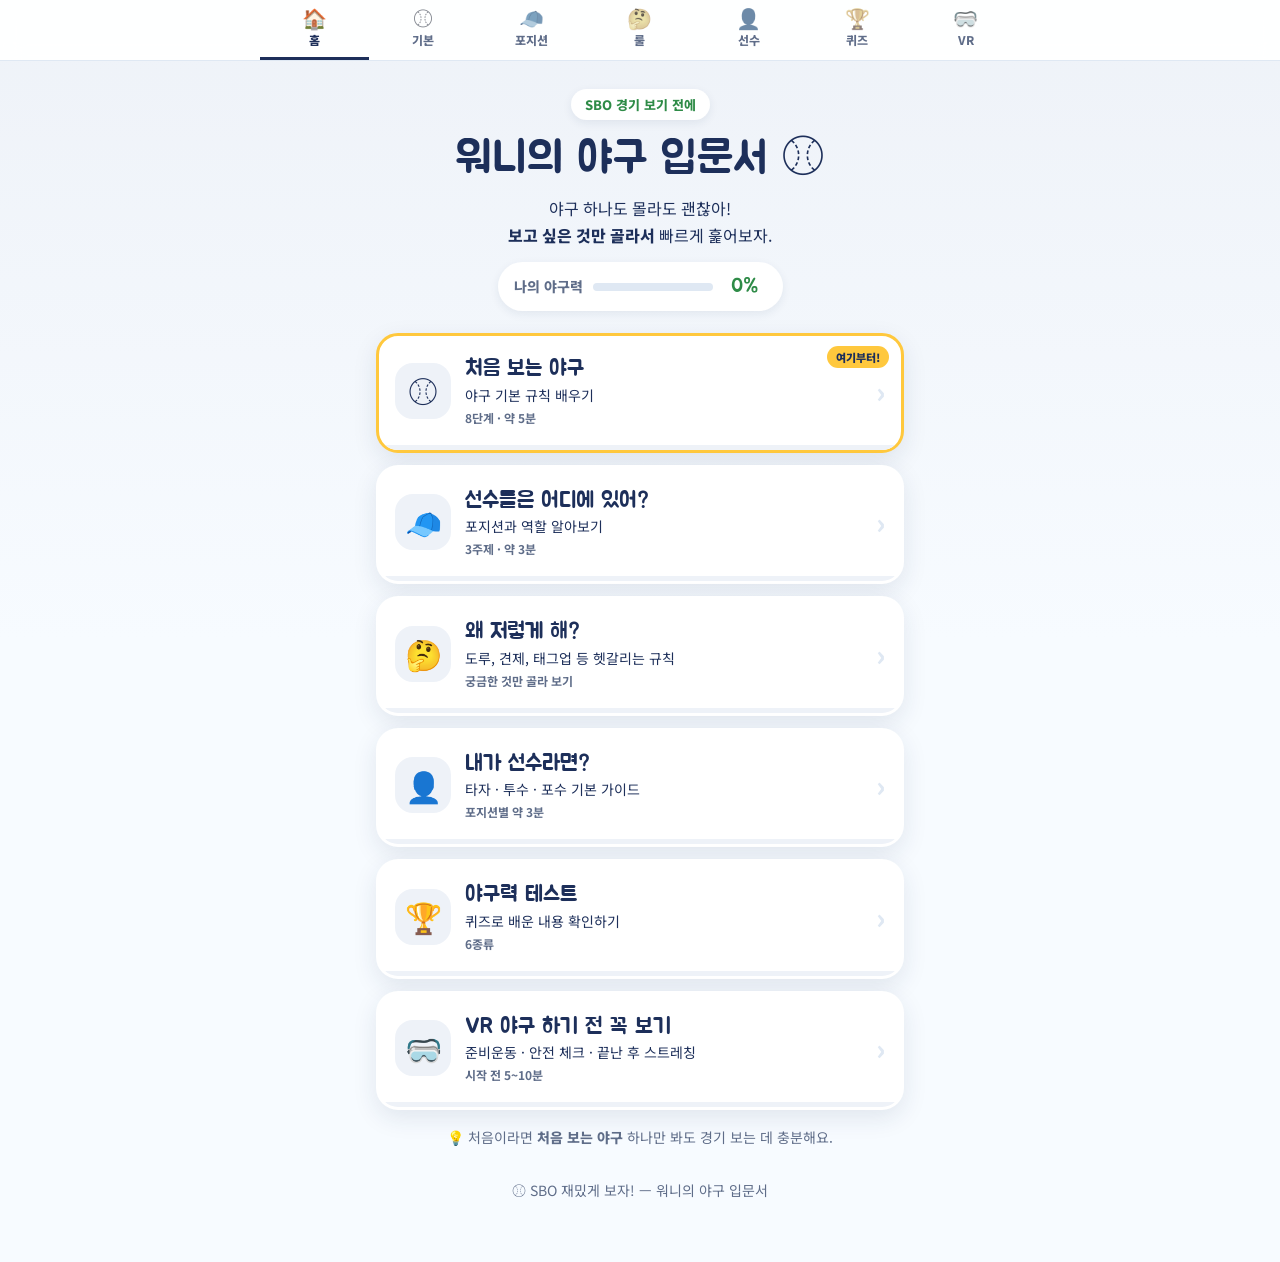
<file: index.html>
<!doctype html>
<html lang="ko">
<head>
  <meta charset="utf-8">
  <meta name="viewport" content="width=device-width, initial-scale=1">
  <title>워니의 야구 입문서 ⚾</title>
  <meta name="description" content="야구 하나도 몰라도 괜찮아! SBO 경기 보기 전에 빠르게 훑어보는 야구 가이드">
  <link rel="icon" href="data:image/svg+xml,<svg xmlns='http://www.w3.org/2000/svg' viewBox='0 0 100 100'><text y='.9em' font-size='90'>⚾</text></svg>">
  <link rel="preconnect" href="https://fonts.googleapis.com">
  <link rel="preconnect" href="https://fonts.gstatic.com" crossorigin>
  <link href="https://fonts.googleapis.com/css2?family=Jua&family=Noto+Sans+KR:wght@400;500;700;900&display=swap" rel="stylesheet">
  <link rel="stylesheet" href="style.css">
  <link rel="stylesheet" href="guide.css">
</head>
<body class="guide" data-page="home">
  <main>
    <section class="home-hero">
      <span class="hero-badge">SBO 경기 보기 전에</span>
      <h1>워니의 야구 입문서 <span class="ball-spin">⚾</span></h1>
      <p>야구 하나도 몰라도 괜찮아!<br><b>보고 싶은 것만 골라서</b> 빠르게 훑어보자.</p>
      <div class="home-power" id="homePower"></div>
    </section>

    <section class="home-menu" id="homeMenu" aria-label="메뉴"></section>

    <p class="home-tip">💡 처음이라면 <b>처음 보는 야구</b> 하나만 봐도 경기 보는 데 충분해요.</p>
  </main>

  <footer class="footer">
    <p>⚾ SBO 재밌게 보자! — 워니의 야구 입문서</p>
  </footer>

  <script src="nav.js"></script>
  <script src="data.js"></script>
  <script src="guide-data.js"></script>
  <script src="home.js"></script>
</body>
</html>
</file>
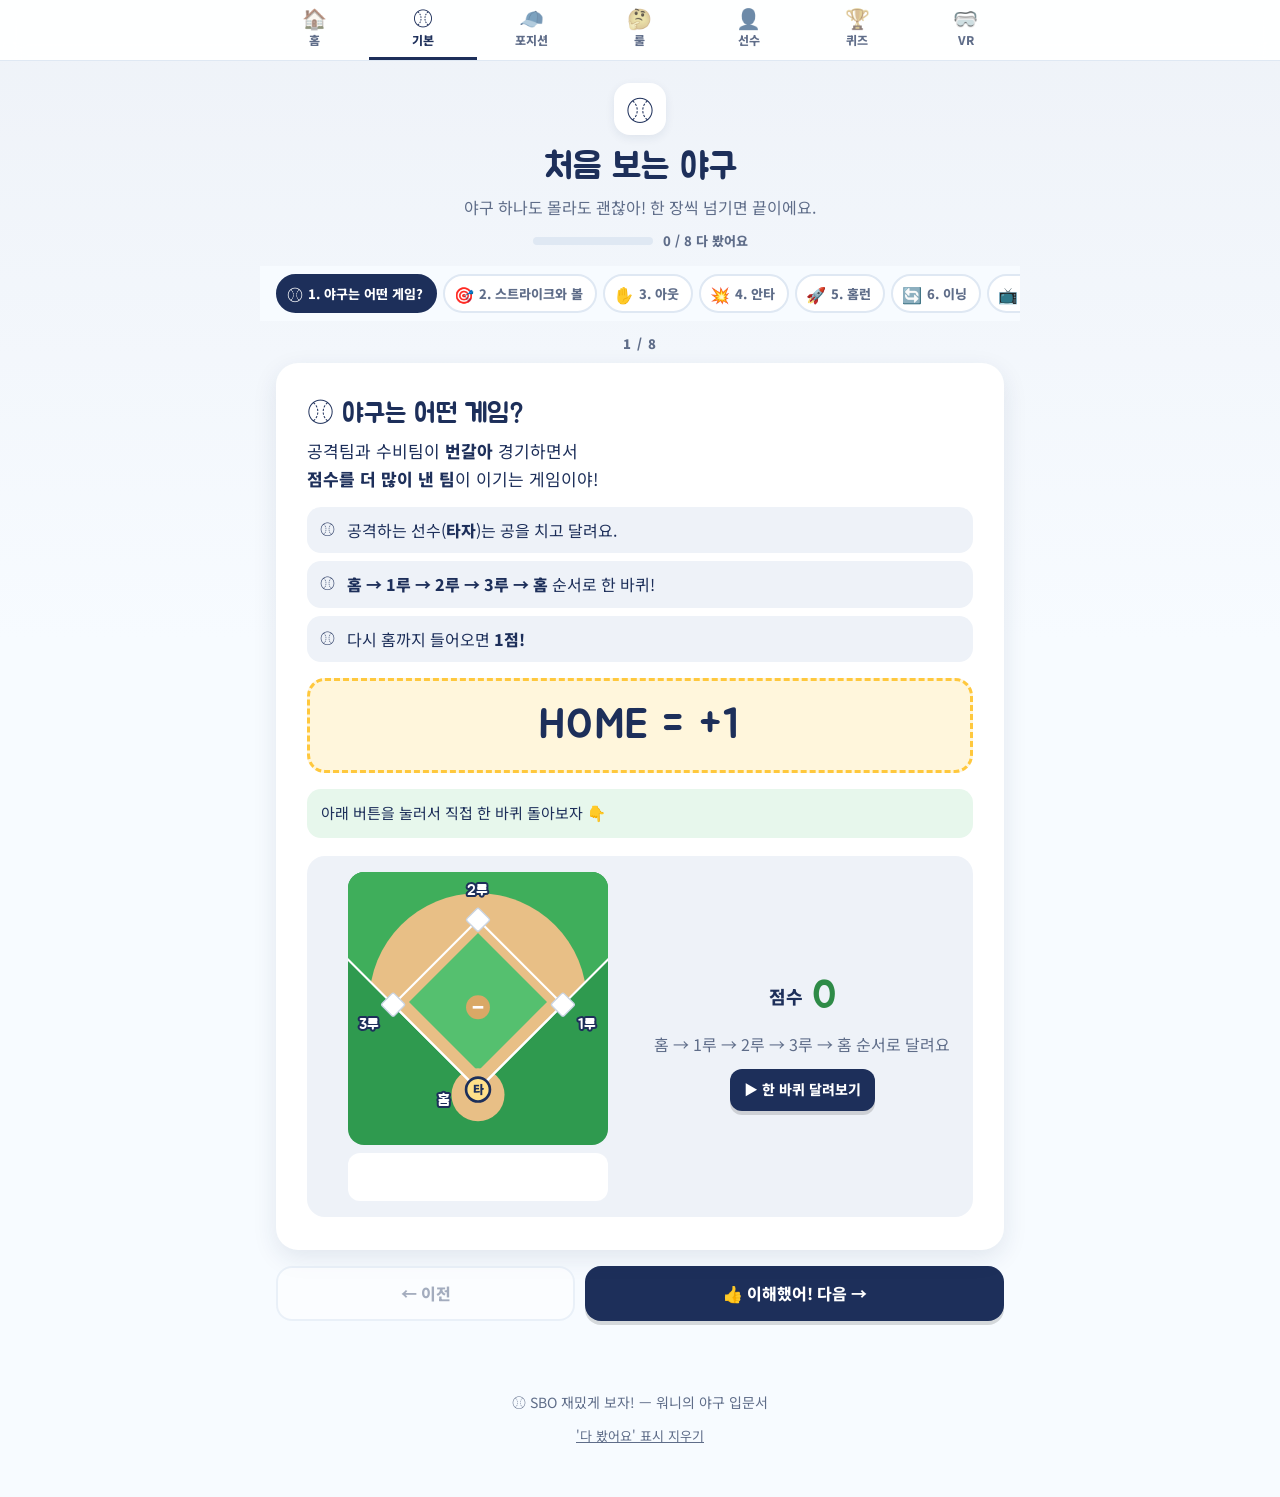
<file: basics.html>
<!doctype html>
<html lang="ko">
<head>
  <meta charset="utf-8">
  <meta name="viewport" content="width=device-width, initial-scale=1">
  <title>처음 보는 야구 · 워니의 야구 입문서</title>
  <meta name="description" content="점수, 베이스, 스트라이크와 볼, 아웃, 안타, 홈런, 이닝까지 한 단계씩 넘겨보는 야구 기본 규칙">
  <link rel="icon" href="data:image/svg+xml,<svg xmlns='http://www.w3.org/2000/svg' viewBox='0 0 100 100'><text y='.9em' font-size='90'>⚾</text></svg>">
  <link rel="preconnect" href="https://fonts.googleapis.com">
  <link rel="preconnect" href="https://fonts.gstatic.com" crossorigin>
  <link href="https://fonts.googleapis.com/css2?family=Jua&family=Noto+Sans+KR:wght@400;500;700;900&display=swap" rel="stylesheet">
  <link rel="stylesheet" href="style.css">
  <link rel="stylesheet" href="guide.css">
</head>
<body class="guide" data-page="basics">
  <main>
    <section class="page-head">
      <span class="ph-icon" aria-hidden="true">⚾</span>
      <h1>처음 보는 야구</h1>
      <p>야구 하나도 몰라도 괜찮아! 한 장씩 넘기면 끝이에요.</p>
      <div id="trackProgress" class="track-progress"></div>
    </section>

    <nav class="chap-nav" id="stepNav" aria-label="단계 목록"></nav>

    <section class="g-chapter steps-wrap" id="stepTop">
      <p class="step-count" id="stepCount"></p>
      <div id="lessons"></div>

      <!-- 전광판 읽기 -->
      <article class="card board-card step" data-step-id="board" hidden>
        <h3><span class="lesson-emoji">📺</span> 실전 전광판 읽기</h3>
        <p class="lead">경기 볼 때 화면 구석에 나오는 이거! 이제 읽을 수 있어요.</p>
        <div id="scoreboard" class="scoreboard"></div>
        <div class="board-switch" id="boardSwitch"></div>
        <div class="board-explain" id="boardExplain"></div>
        <p class="board-note">💡 실제 전광판에는 <b>B 3개 · S 2개 · O 2개</b>만 있어요. 마지막 하나가 채워지는 순간 바로 결과가 나니까!</p>
      </article>

      <!-- 한 줄 요약 + 보너스 용어 -->
      <div class="step" data-step-id="summary" hidden>
        <article class="card summary-card">
          <h2>이것만 기억해도<br><span class="hl">야구 볼 수 있다!</span></h2>
          <ol class="flow" id="flow"></ol>
        </article>
        <div class="more-wrap">
          <button class="btn btn-outline" id="moreToggle" aria-expanded="false" aria-controls="glossary">
            이것까지 알면 야구 좀 아는 사람 😎 <span class="chev">▾</span>
          </button>
          <div id="glossary" class="glossary" hidden></div>
        </div>
      </div>

      <nav class="ch-pager step-pager">
        <button class="btn btn-ghost" id="stepPrev">← 이전</button>
        <button class="btn btn-primary" id="stepNext">👍 이해했어! 다음 →</button>
      </nav>
    </section>
  </main>

  <footer class="footer">
    <p>⚾ SBO 재밌게 보자! — 워니의 야구 입문서</p>
    <button class="reset-btn" id="resetAll">'다 봤어요' 표시 지우기</button>
  </footer>

  <div class="toast" id="toast" role="status"></div>

  <script src="nav.js"></script>
  <script src="diamond.js"></script>
  <script src="data.js"></script>
  <script src="app.js"></script>
</body>
</html>
</file>
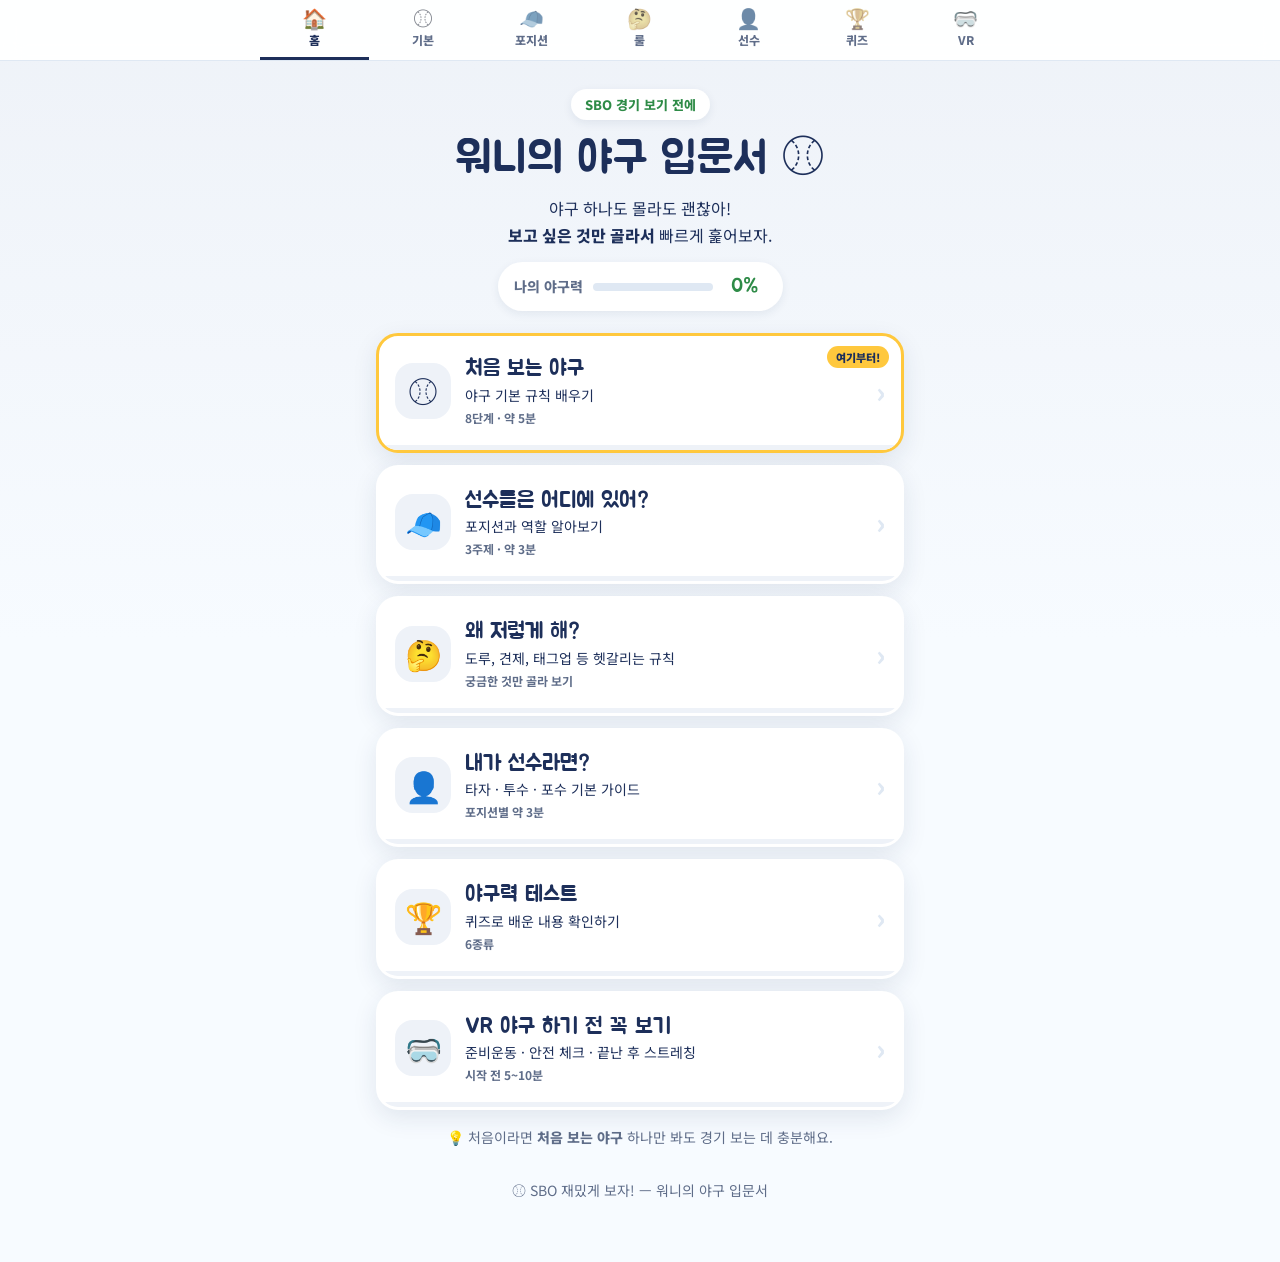
<file: guide.html>
<!doctype html>
<html lang="ko">
<head>
  <meta charset="utf-8">
  <meta name="viewport" content="width=device-width, initial-scale=1">
  <title>이동 중… · 워니의 야구 입문서</title>
  <!-- 예전 주소(guide.html#card-xxx, #ch-n)를 새 페이지로 옮겨줌 -->
  <script src="guide-data.js"></script>
  <script>
    (function () {
      var hash = location.hash || "";
      var m = hash.match(/^#card-([\w-]+)$/);
      var page = "rules.html";
      if (m) {
        var ch = guideChapters.find(function (c) { return c.cards.some(function (x) { return x.id === m[1]; }); });
        if (ch) page = { pos: "positions.html", rule: "rules.html", quiz: "quiz.html" }[ch.track];
        location.replace(page + hash);
      } else {
        location.replace("index.html");
      }
    })();
  </script>
</head>
<body><p><a href="index.html">홈으로 이동</a></p></body>
</html>
</file>
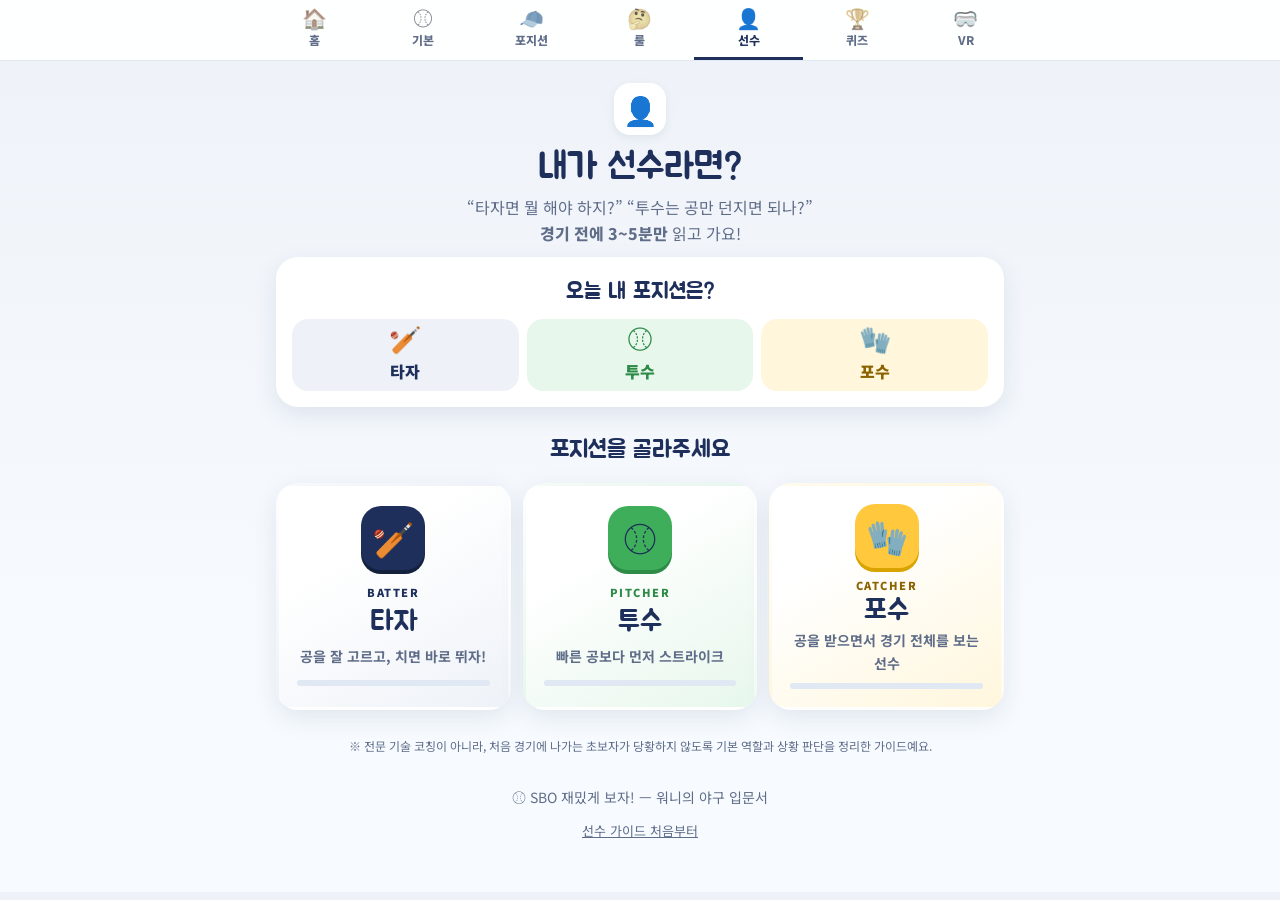
<file: player.html>
<!doctype html>
<html lang="ko">
<head>
  <meta charset="utf-8">
  <meta name="viewport" content="width=device-width, initial-scale=1">
  <title>내가 오늘 선수라면? ⚾ 워니의 야구 입문서</title>
  <meta name="description" content="타자·투수·포수, 경기 전에 3~5분만 읽고 가자! 초보 선수를 위한 역할 가이드">
  <link rel="icon" href="data:image/svg+xml,<svg xmlns='http://www.w3.org/2000/svg' viewBox='0 0 100 100'><text y='.9em' font-size='90'>🧢</text></svg>">
  <link rel="preconnect" href="https://fonts.googleapis.com">
  <link rel="preconnect" href="https://fonts.gstatic.com" crossorigin>
  <link href="https://fonts.googleapis.com/css2?family=Jua&family=Noto+Sans+KR:wght@400;500;700;900&display=swap" rel="stylesheet">
  <link rel="stylesheet" href="style.css">
  <link rel="stylesheet" href="guide.css">
  <link rel="stylesheet" href="player.css">
</head>
<body class="guide player" data-page="player">

  <main>
    <section class="page-head p-hero">
      <span class="ph-icon" aria-hidden="true">👤</span>
      <h1>내가 선수라면?</h1>
      <p>“타자면 뭘 해야 하지?” “투수는 공만 던지면 되나?”<br><b>경기 전에 3~5분만</b> 읽고 가요!</p>
      <div class="today" id="today"></div>
    </section>

    <section class="p-section">
      <h2 class="p-h2">포지션을 골라주세요</h2>
      <div class="role-cards" id="roleCards"></div>
    </section>

    <section id="roleGuide" class="role-guide" hidden aria-live="polite"></section>

    <p class="p-disclaimer">※ 전문 기술 코칭이 아니라, 처음 경기에 나가는 초보자가 당황하지 않도록 기본 역할과 상황 판단을 정리한 가이드예요.</p>
  </main>

  <footer class="footer">
    <p>⚾ SBO 재밌게 보자! — 워니의 야구 입문서</p>
    <button class="reset-btn" id="resetPlayer">선수 가이드 처음부터</button>
  </footer>

  <div class="toast" id="toast" role="status"></div>

  <script src="nav.js"></script>
  <script src="diamond.js"></script>
  <script src="guide-data.js"></script>
  <script src="player-data.js"></script>
  <script src="guide-ui.js"></script>
  <script src="player.js"></script>
</body>
</html>
</file>
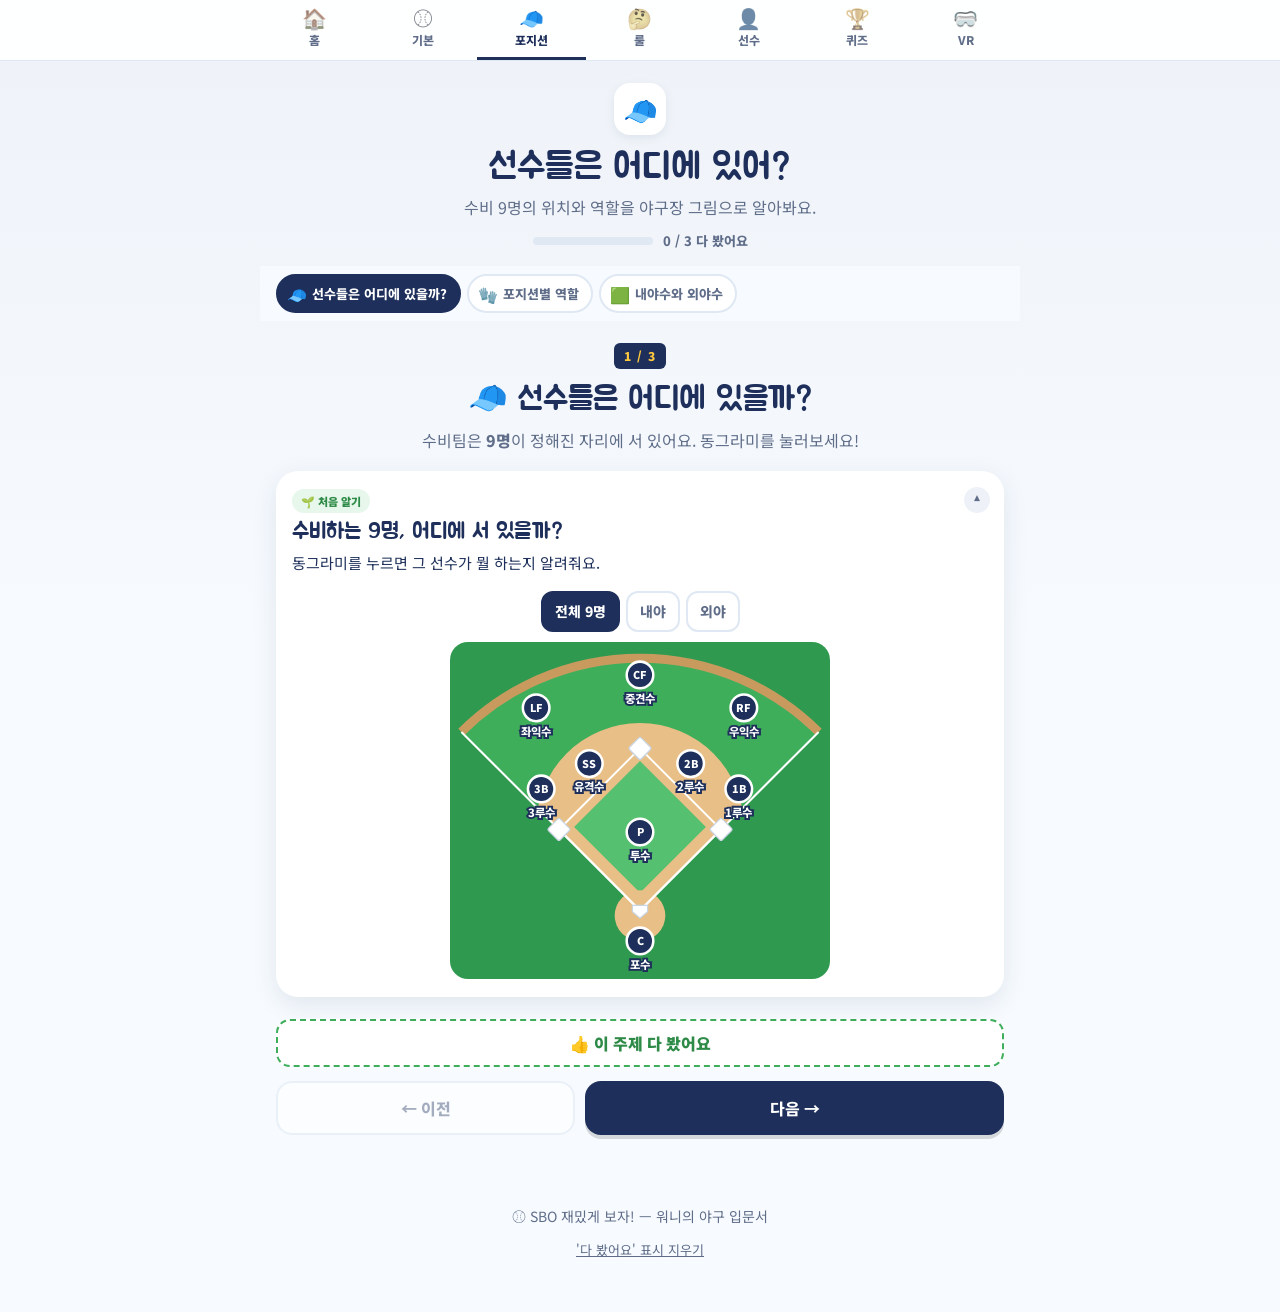
<file: positions.html>
<!doctype html>
<html lang="ko">
<head>
  <meta charset="utf-8">
  <meta name="viewport" content="width=device-width, initial-scale=1">
  <title>선수들은 어디에 있어? · 워니의 야구 입문서</title>
  <meta name="description" content="수비 9명의 위치와 역할을 야구장 그림으로 알아봐요.">
  <link rel="icon" href="data:image/svg+xml,<svg xmlns='http://www.w3.org/2000/svg' viewBox='0 0 100 100'><text y='.9em' font-size='90'>🧢</text></svg>">
  <link rel="preconnect" href="https://fonts.googleapis.com">
  <link rel="preconnect" href="https://fonts.gstatic.com" crossorigin>
  <link href="https://fonts.googleapis.com/css2?family=Jua&family=Noto+Sans+KR:wght@400;500;700;900&display=swap" rel="stylesheet">
  <link rel="stylesheet" href="style.css">
  <link rel="stylesheet" href="guide.css">
</head>
<body class="guide" data-page="pos" data-track="pos">
  <main>
    <section class="page-head">
      <span class="ph-icon" aria-hidden="true">🧢</span>
      <h1>선수들은 어디에 있어?</h1>
      <p>수비 9명의 위치와 역할을 야구장 그림으로 알아봐요.</p>
      <div id="trackProgress" class="track-progress"></div>
    </section>
    <nav class="chap-nav" id="chapNav" aria-label="주제 목록"></nav>
    <section id="chapter" class="g-chapter" aria-live="polite"></section>
  </main>

  <footer class="footer">
    <p>⚾ SBO 재밌게 보자! — 워니의 야구 입문서</p>
    <button class="reset-btn" id="resetGuide">'다 봤어요' 표시 지우기</button>
  </footer>

  <div class="toast" id="toast" role="status"></div>

  <script src="nav.js"></script>
  <script src="diamond.js"></script>
  <script src="guide-data.js"></script>
  <script src="guide-ui.js"></script>
  <script src="guide.js"></script>
</body>
</html>
</file>
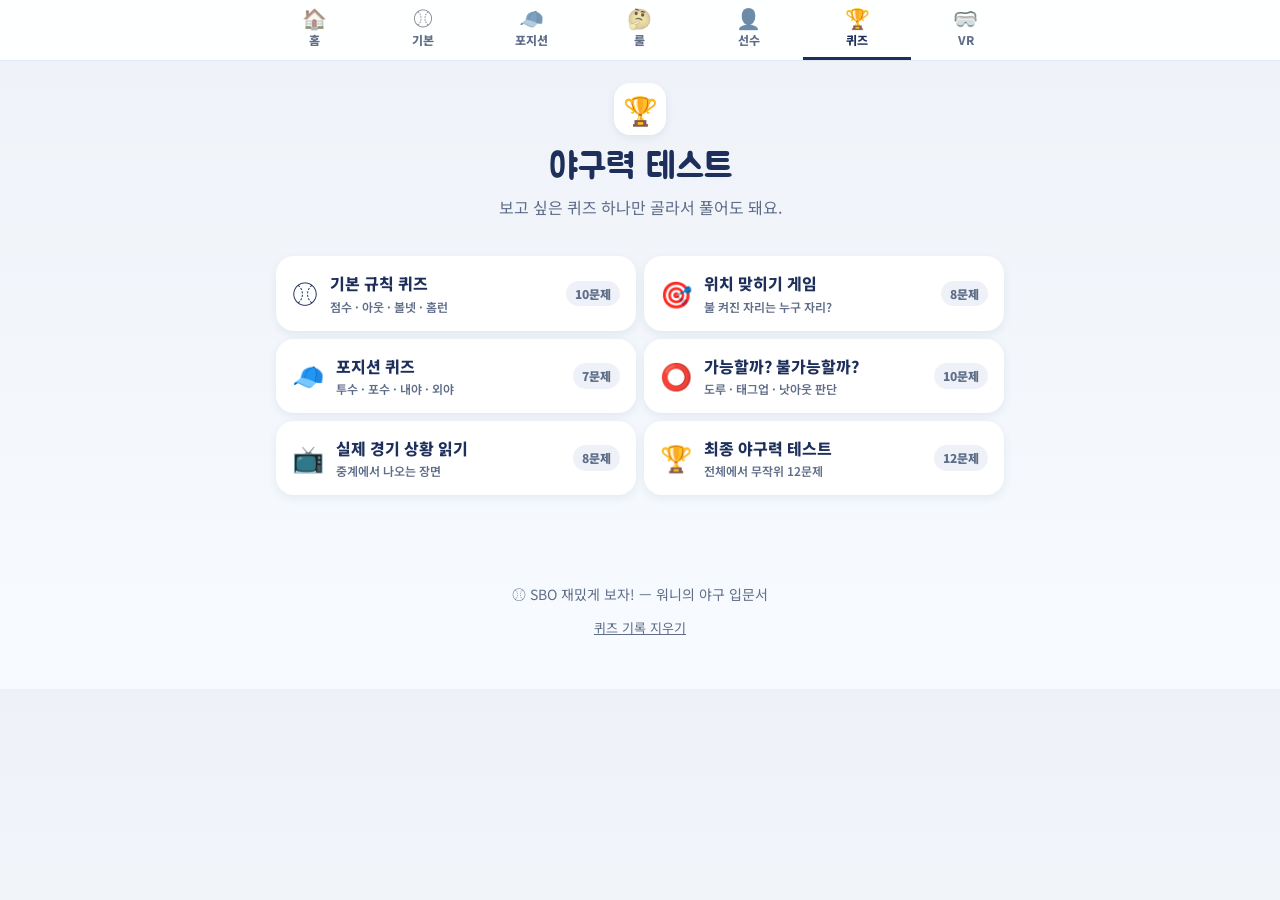
<file: quiz.html>
<!doctype html>
<html lang="ko">
<head>
  <meta charset="utf-8">
  <meta name="viewport" content="width=device-width, initial-scale=1">
  <title>야구력 테스트 · 워니의 야구 입문서</title>
  <meta name="description" content="배운 야구 규칙을 퀴즈로 확인해봐요">
  <link rel="icon" href="data:image/svg+xml,<svg xmlns='http://www.w3.org/2000/svg' viewBox='0 0 100 100'><text y='.9em' font-size='90'>🏆</text></svg>">
  <link rel="preconnect" href="https://fonts.googleapis.com">
  <link rel="preconnect" href="https://fonts.gstatic.com" crossorigin>
  <link href="https://fonts.googleapis.com/css2?family=Jua&family=Noto+Sans+KR:wght@400;500;700;900&display=swap" rel="stylesheet">
  <link rel="stylesheet" href="style.css">
  <link rel="stylesheet" href="guide.css">
</head>
<body class="guide" data-page="quiz">
  <main>
    <section class="page-head">
      <span class="ph-icon" aria-hidden="true">🏆</span>
      <h1>야구력 테스트</h1>
      <p>보고 싶은 퀴즈 하나만 골라서 풀어도 돼요.</p>
    </section>
    <section class="g-chapter">
      <div class="quiz-menu" id="quizMenu"></div>
      <div id="quizArea" class="quiz-area"></div>
    </section>
  </main>

  <footer class="footer">
    <p>⚾ SBO 재밌게 보자! — 워니의 야구 입문서</p>
    <button class="reset-btn" id="resetQuiz">퀴즈 기록 지우기</button>
  </footer>

  <div class="toast" id="toast" role="status"></div>

  <script src="nav.js"></script>
  <script src="diamond.js"></script>
  <script src="data.js"></script>
  <script src="guide-data.js"></script>
  <script src="guide-ui.js"></script>
  <script src="quiz.js"></script>
</body>
</html>
</file>
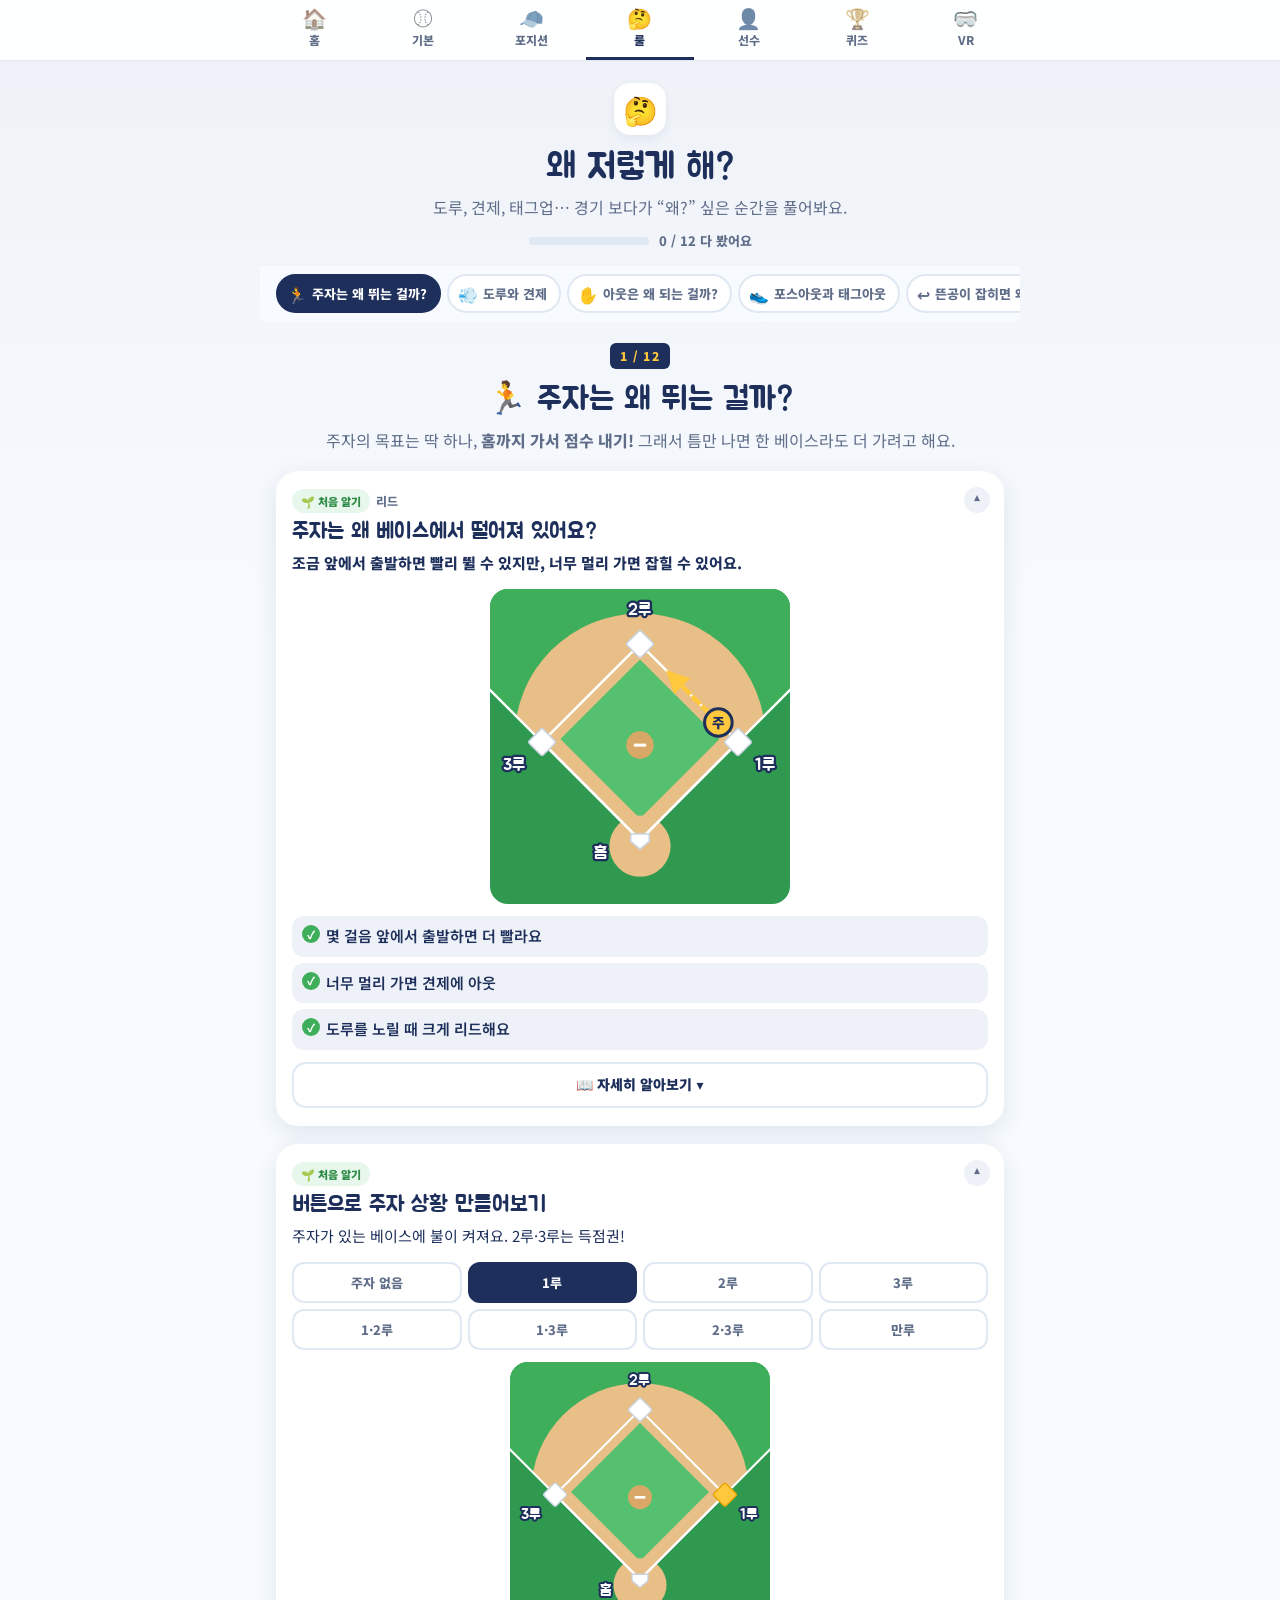
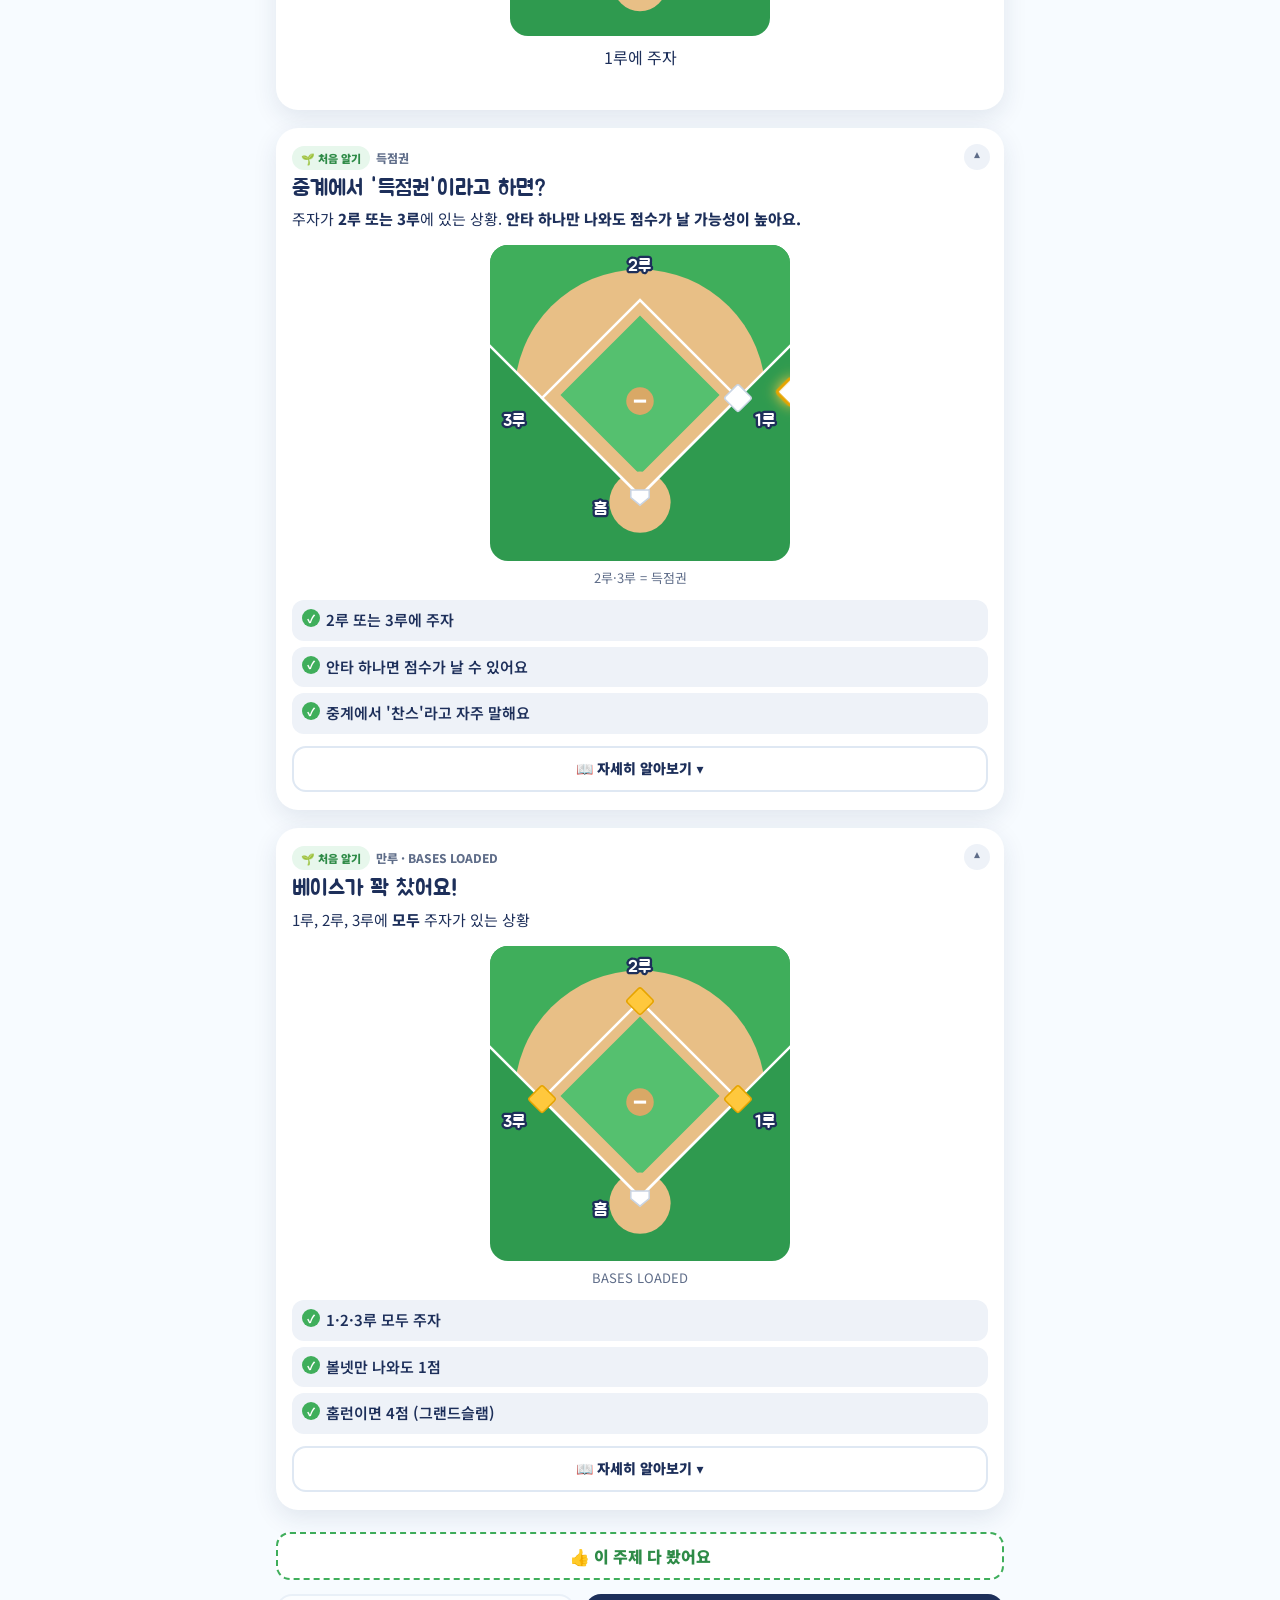
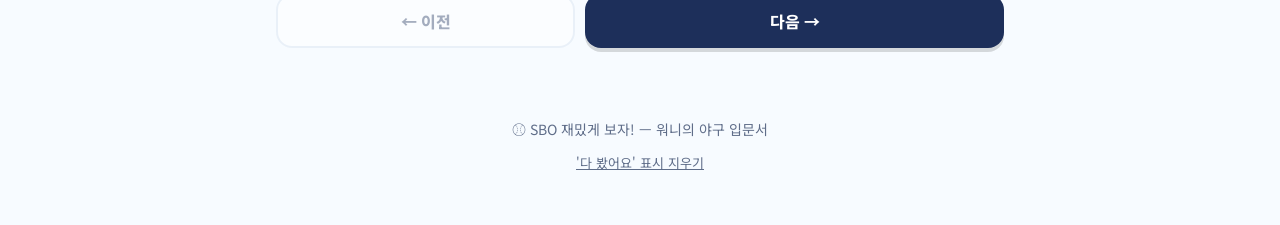
<file: rules.html>
<!doctype html>
<html lang="ko">
<head>
  <meta charset="utf-8">
  <meta name="viewport" content="width=device-width, initial-scale=1">
  <title>왜 저렇게 해? · 워니의 야구 입문서</title>
  <meta name="description" content="도루, 견제, 태그업… 경기 보다가 “왜?” 싶은 순간을 풀어봐요.">
  <link rel="icon" href="data:image/svg+xml,<svg xmlns='http://www.w3.org/2000/svg' viewBox='0 0 100 100'><text y='.9em' font-size='90'>🤔</text></svg>">
  <link rel="preconnect" href="https://fonts.googleapis.com">
  <link rel="preconnect" href="https://fonts.gstatic.com" crossorigin>
  <link href="https://fonts.googleapis.com/css2?family=Jua&family=Noto+Sans+KR:wght@400;500;700;900&display=swap" rel="stylesheet">
  <link rel="stylesheet" href="style.css">
  <link rel="stylesheet" href="guide.css">
</head>
<body class="guide" data-page="rule" data-track="rule">
  <main>
    <section class="page-head">
      <span class="ph-icon" aria-hidden="true">🤔</span>
      <h1>왜 저렇게 해?</h1>
      <p>도루, 견제, 태그업… 경기 보다가 “왜?” 싶은 순간을 풀어봐요.</p>
      <div id="trackProgress" class="track-progress"></div>
    </section>
    <nav class="chap-nav" id="chapNav" aria-label="주제 목록"></nav>
    <section id="chapter" class="g-chapter" aria-live="polite"></section>
  </main>

  <footer class="footer">
    <p>⚾ SBO 재밌게 보자! — 워니의 야구 입문서</p>
    <button class="reset-btn" id="resetGuide">'다 봤어요' 표시 지우기</button>
  </footer>

  <div class="toast" id="toast" role="status"></div>

  <script src="nav.js"></script>
  <script src="diamond.js"></script>
  <script src="guide-data.js"></script>
  <script src="guide-ui.js"></script>
  <script src="guide.js"></script>
</body>
</html>
</file>
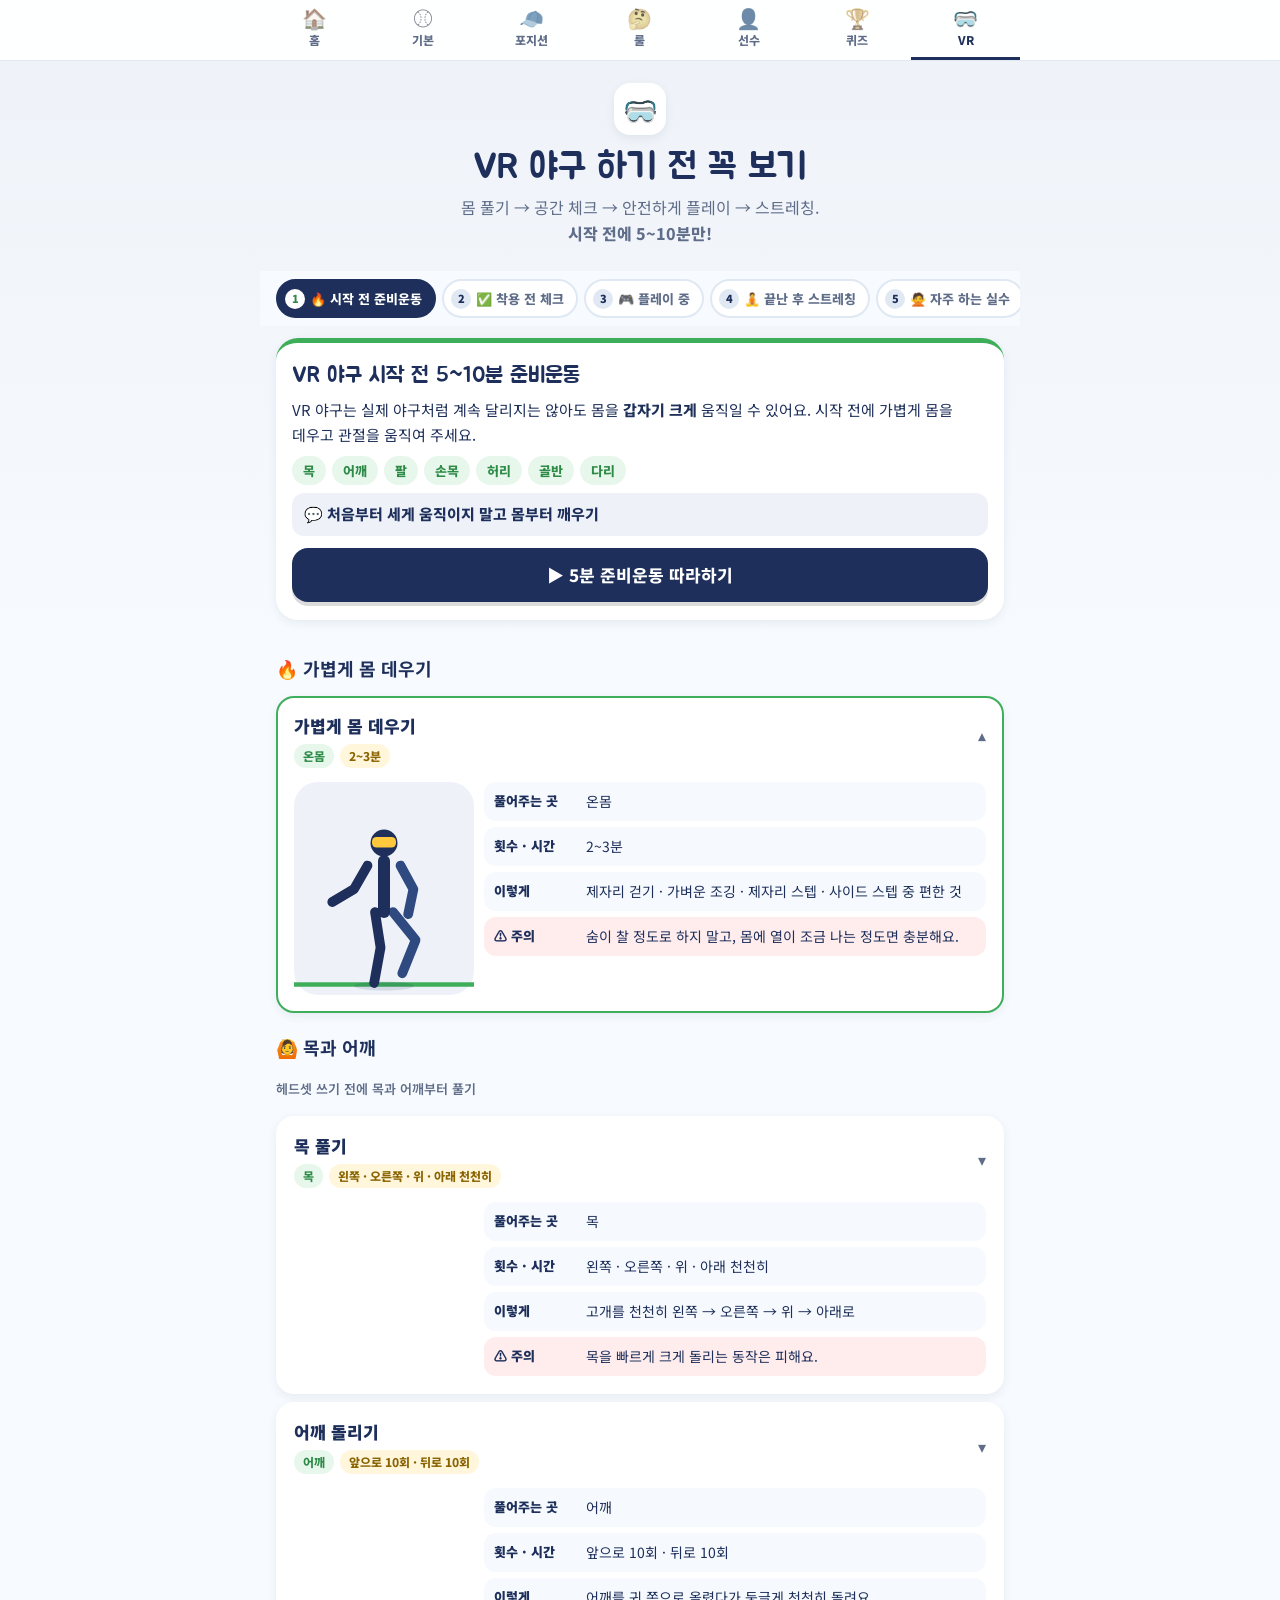
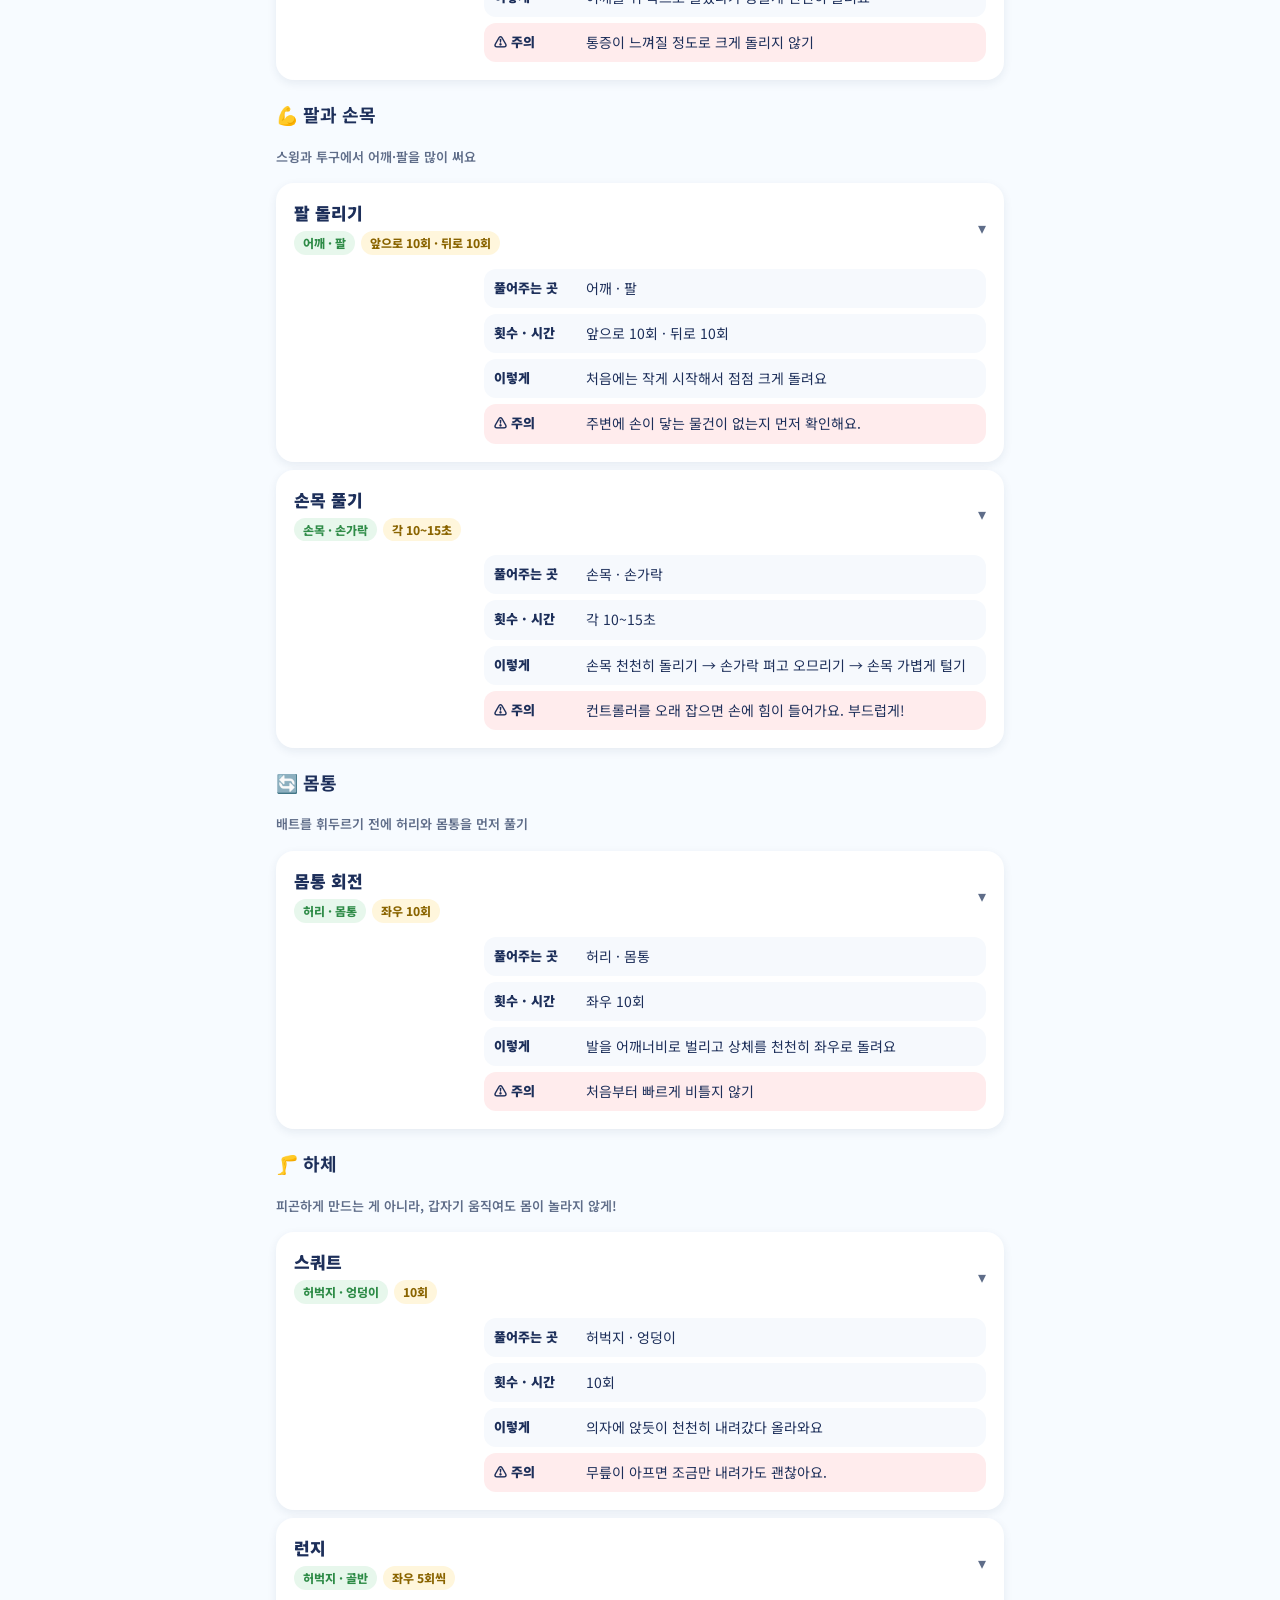
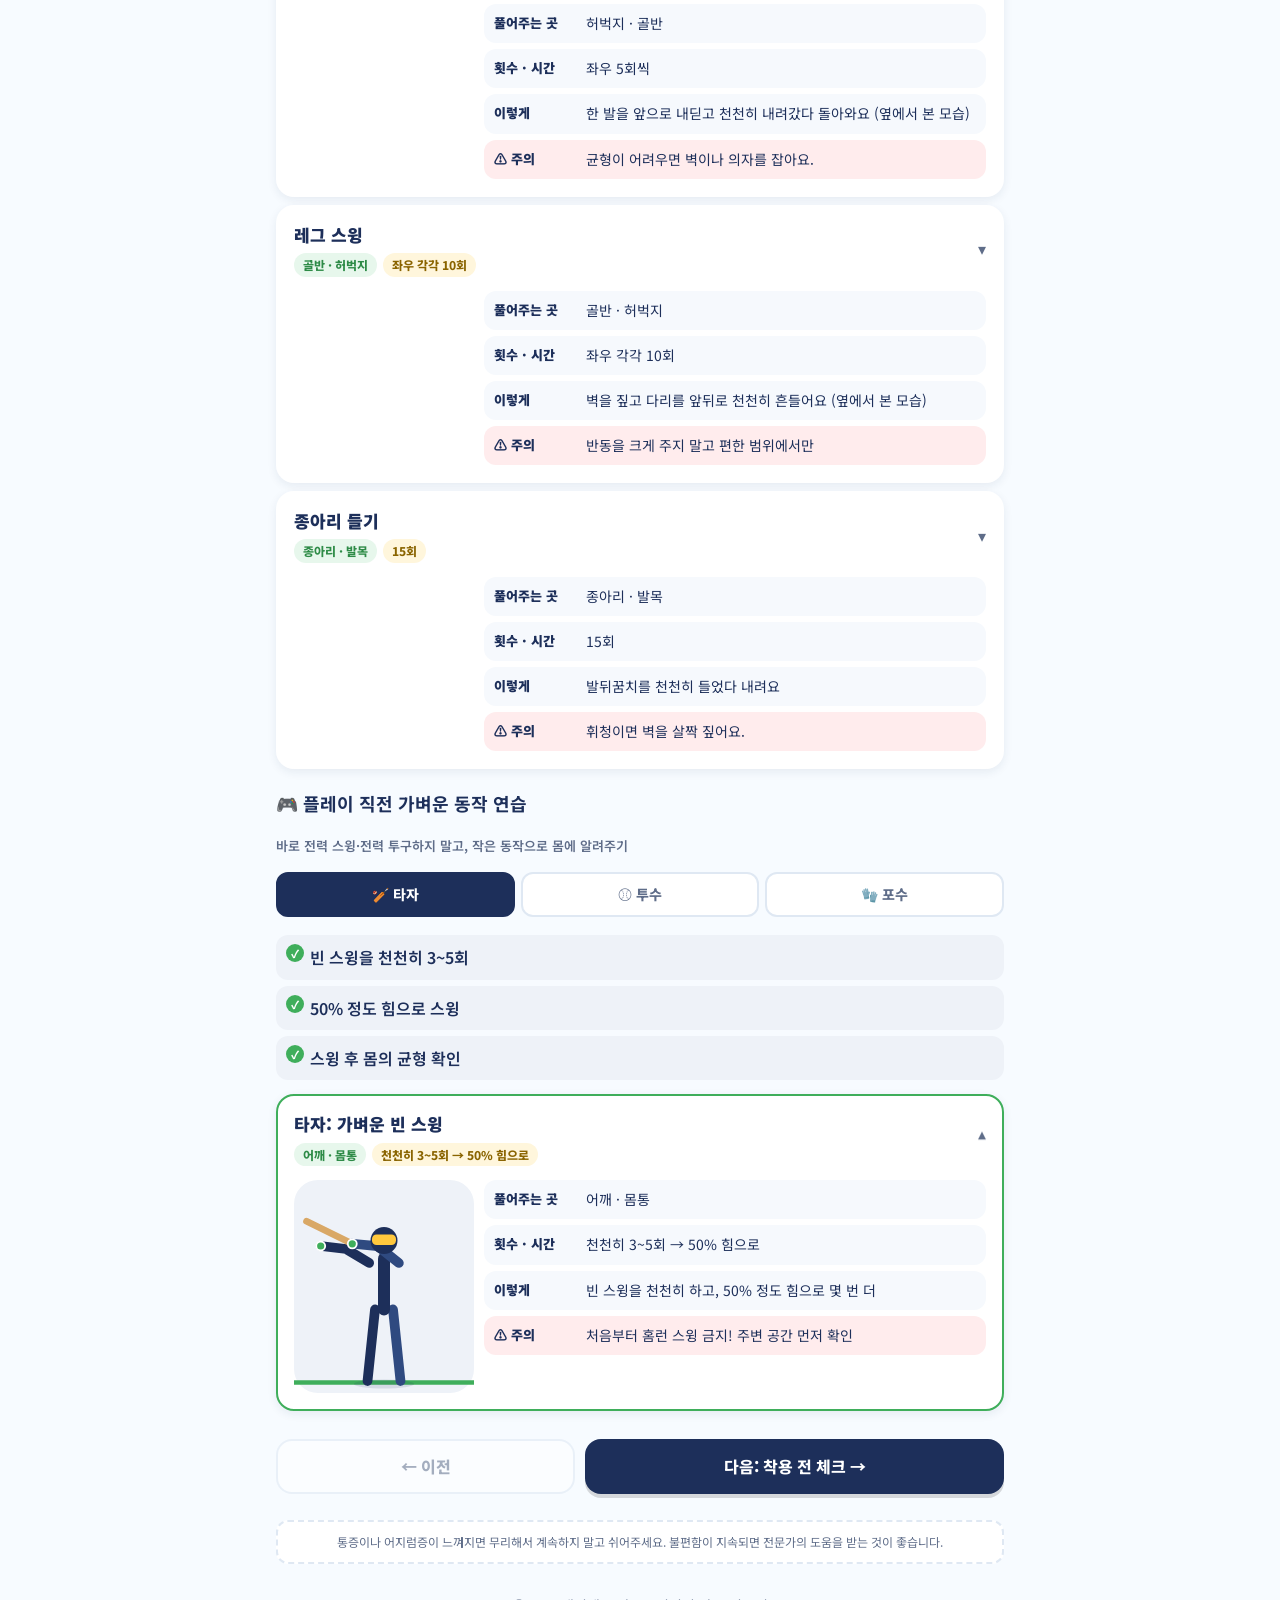
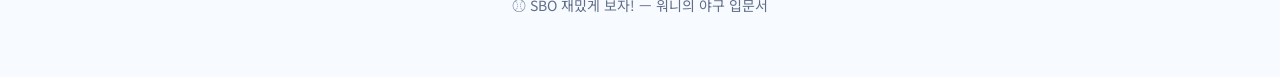
<file: vr.html>
<!doctype html>
<html lang="ko">
<head>
  <meta charset="utf-8">
  <meta name="viewport" content="width=device-width, initial-scale=1">
  <title>VR 야구 준비부터 마무리까지 · 워니의 야구 입문서</title>
  <meta name="description" content="VR 야구 하기 전 준비운동, 착용 전 체크, 플레이 중 주의사항, 끝난 후 스트레칭까지 5~10분 가이드">
  <link rel="icon" href="data:image/svg+xml,<svg xmlns='http://www.w3.org/2000/svg' viewBox='0 0 100 100'><text y='.9em' font-size='90'>🥽</text></svg>">
  <link rel="preconnect" href="https://fonts.googleapis.com">
  <link rel="preconnect" href="https://fonts.gstatic.com" crossorigin>
  <link href="https://fonts.googleapis.com/css2?family=Jua&family=Noto+Sans+KR:wght@400;500;700;900&display=swap" rel="stylesheet">
  <link rel="stylesheet" href="style.css">
  <link rel="stylesheet" href="guide.css">
  <link rel="stylesheet" href="vr.css">
</head>
<body class="guide vr" data-page="vr">
  <main>
    <section class="page-head">
      <span class="ph-icon" aria-hidden="true">🥽</span>
      <h1>VR 야구 하기 전 꼭 보기</h1>
      <p>몸 풀기 → 공간 체크 → 안전하게 플레이 → 스트레칭.<br><b>시작 전에 5~10분만!</b></p>
    </section>

    <nav class="vr-tabs" id="vrTabs" role="tablist" aria-label="VR 가이드 탭"></nav>
    <section id="vrPanel" class="vr-panel" aria-live="polite"></section>

    <p class="vr-notice" id="vrNotice"></p>
  </main>

  <footer class="footer">
    <p>⚾ SBO 재밌게 보자! — 워니의 야구 입문서</p>
  </footer>

  <!-- 따라하기 모드 -->
  <div class="follow" id="follow" role="dialog" aria-modal="true" aria-labelledby="fwTitle" hidden>
    <div class="fw-top">
      <p class="fw-title" id="fwTitle"></p>
      <button class="fw-close" aria-label="따라하기 닫기">✕</button>
    </div>
    <div class="fw-progress"><span class="fw-bar"><i></i></span><span class="fw-count"></span></div>
    <div class="fw-main">
      <div class="fw-fig"></div>
      <p class="fw-name"></p>
      <p class="fw-meta"></p>
      <p class="fw-how"></p>
      <p class="fw-warn"></p>
      <div class="fw-timer">
        <svg class="fw-ring" viewBox="0 0 40 40" aria-hidden="true">
          <circle cx="20" cy="20" r="16" pathLength="100" class="bg"/>
          <circle cx="20" cy="20" r="16" pathLength="100" class="on"/>
        </svg>
        <span class="fw-sec"></span>
        <button class="fw-pause"></button>
      </div>
    </div>
    <div class="fw-btns">
      <button class="btn btn-ghost fw-prev">← 이전</button>
      <button class="btn btn-primary fw-next">다음 운동 →</button>
    </div>
  </div>

  <div class="toast" id="toast" role="status"></div>

  <script src="nav.js"></script>
  <script src="vr-data.js"></script>
  <script src="vr.js"></script>
</body>
</html>
</file>
<file: style.css>
/* =========================================================
   워니의 야구 입문서 — 스타일
   ========================================================= */
:root {
  --navy: #1d2f5a;
  --navy-deep: #14213d;
  /* sky 는 따로 쓰지 않고 네이비 계열의 옅은 톤으로 통일 */
  --sky: #7f93bd;
  --sky-soft: #eef2f8;
  --grass: #3fae5b;
  --grass-deep: #2e8b47;
  --grass-soft: #e7f7ec;
  --dirt: #e8bf86;
  --dirt-deep: #d9a866;
  --yellow: #ffc83d;
  --yellow-soft: #fff6dc;
  --red: #ff5d62;
  --red-soft: #ffeced;
  --white: #ffffff;
  --text: #1d2f5a;
  --muted: #5f6d89;
  --line: #dfe8f3;
  --shadow: 0 8px 24px rgba(29, 47, 90, 0.10);
  --shadow-sm: 0 3px 10px rgba(29, 47, 90, 0.08);
  --radius: 22px;
  --font-cute: "Jua", "Noto Sans KR", system-ui, sans-serif;
  --font: "Noto Sans KR", system-ui, -apple-system, "Apple SD Gothic Neo", "Malgun Gothic", sans-serif;
  --topbar-h: 104px;
}

* { box-sizing: border-box; }
html { scroll-behavior: smooth; -webkit-text-size-adjust: 100%; }
body {
  margin: 0;
  font-family: var(--font);
  color: var(--text);
  background: linear-gradient(180deg, var(--sky-soft) 0, #f7fbff 640px, #f7fbff 100%);
  line-height: 1.65;
  word-break: keep-all;
  overflow-wrap: break-word;
}
button { font: inherit; color: inherit; cursor: pointer; }
b { font-weight: 800; }
section { scroll-margin-top: calc(var(--topbar-h) + 8px); }

/* ---------------- 상단 바 ---------------- */
.topbar {
  position: sticky; top: 0; z-index: 50;
  display: grid;
  grid-template-columns: 1fr auto;
  gap: 6px 12px;
  align-items: center;
  padding: 10px 16px 0;
  background: rgba(255, 255, 255, 0.92);
  backdrop-filter: blur(10px);
  -webkit-backdrop-filter: blur(10px);
  border-bottom: 1px solid var(--line);
}
.brand { font-family: var(--font-cute); font-size: 18px; color: var(--navy); text-decoration: none; white-space: nowrap; }
.power { display: flex; align-items: center; gap: 8px; font-size: 13px; }
.power-label { font-weight: 700; color: var(--muted); }
.power-bar { position: relative; width: 70px; height: 10px; border-radius: 99px; background: var(--line); overflow: hidden; }
.power-bar.wide { width: 100%; height: 14px; }
.power-fill {
  position: absolute; inset: 0 auto 0 0; width: 0;
  border-radius: inherit;
  background: var(--grass);
  transition: width .6s cubic-bezier(.2, .8, .2, 1);
}
.power-num { font-family: var(--font-cute); font-size: 16px; color: var(--grass-deep); min-width: 40px; text-align: right; display: inline-block; }
.power-num.big { font-size: 34px; }
.bump { animation: bump .45s ease; }
@keyframes bump { 40% { transform: scale(1.25); } }

.menu {
  grid-column: 1 / -1;
  display: flex; gap: 4px;
  overflow-x: auto; scrollbar-width: none;
  margin: 0 -16px; padding: 4px 12px 8px;
}
.menu::-webkit-scrollbar { display: none; }
.menu a {
  flex: 0 0 auto;
  padding: 6px 14px;
  border-radius: 99px;
  font-size: 14px; font-weight: 700;
  color: var(--muted); text-decoration: none;
  transition: background .2s, color .2s;
}
.menu a:hover { background: var(--sky-soft); }
.menu a.active { background: var(--navy); color: var(--white); }

/* ---------------- 버튼 ---------------- */
.btn {
  display: inline-flex; align-items: center; justify-content: center; gap: 6px;
  min-height: 50px; padding: 12px 22px;
  border: 0; border-radius: 16px;
  font-weight: 800; font-size: 16px;
  text-decoration: none;
  box-shadow: 0 4px 0 rgba(0, 0, 0, .14);
  transition: transform .12s, box-shadow .12s, filter .2s;
}
.btn:hover { filter: brightness(1.05); }
.btn:active { transform: translateY(3px); box-shadow: 0 1px 0 rgba(0, 0, 0, .14); }
.btn:disabled { opacity: .55; cursor: default; }
.btn-sm { min-height: 42px; padding: 8px 14px; font-size: 14px; border-radius: 12px; }
.btn-primary { background: var(--navy); color: var(--white); }
.btn-sky { background: var(--yellow); color: var(--navy-deep); }
.btn-yellow { background: var(--yellow); color: var(--navy-deep); }
.btn-green { background: var(--grass); color: var(--white); }
.btn-ghost { background: var(--white); color: var(--muted); border: 2px solid var(--line); box-shadow: none; }
.btn-outline { background: var(--white); color: var(--navy); border: 2px solid var(--navy); box-shadow: 0 4px 0 var(--navy); }
.btn-outline:active { box-shadow: 0 1px 0 var(--navy); }
:focus-visible { outline: 3px solid var(--sky); outline-offset: 2px; }

/* ---------------- Hero ---------------- */
.hero { position: relative; padding: 36px 16px 120px; text-align: center; overflow: hidden; }
.hero-inner { position: relative; z-index: 1; max-width: 560px; margin: 0 auto; }
.hero-badge {
  display: inline-block; padding: 5px 14px;
  border-radius: 99px; background: var(--white);
  font-size: 13px; font-weight: 800; color: var(--grass-deep);
  box-shadow: var(--shadow-sm);
}
.hero h1 { font-family: var(--font-cute); font-weight: 400; font-size: clamp(32px, 9vw, 52px); line-height: 1.25; margin: 16px 0 10px; }
.ball-spin { display: inline-block; animation: spin 6s linear infinite; }
@keyframes spin { to { transform: rotate(360deg); } }
.hero-sub { font-size: 18px; margin: 0 0 6px; }
.hero-time { margin: 0 0 22px; color: var(--muted); font-weight: 700; }
.hero-btns { display: grid; grid-template-columns: 1fr 1fr; gap: 10px; margin-bottom: 22px; }
.hero-power {
  background: var(--white); border-radius: var(--radius);
  padding: 16px 18px; box-shadow: var(--shadow); text-align: left;
}
.hero-power-top { display: flex; justify-content: space-between; align-items: center; font-weight: 700; margin-bottom: 8px; }
.hero-power-msg { margin: 10px 0 0; font-size: 13px; color: var(--muted); }
.hero-field {
  position: absolute; left: 50%; bottom: -560px; transform: translateX(-50%);
  width: 1400px; height: 700px; border-radius: 50%;
  background:
    repeating-linear-gradient(90deg, rgba(255,255,255,.07) 0 60px, transparent 60px 120px),
    var(--grass);
}

/* ---------------- 섹션 공통 ---------------- */
.section { padding: 40px 16px; max-width: 760px; margin: 0 auto; }
.section-head { text-align: center; margin-bottom: 22px; }
.kicker {
  display: inline-block; font-size: 12px; font-weight: 900; letter-spacing: .14em;
  color: var(--sky); background: var(--navy); padding: 3px 10px; border-radius: 6px;
}
.section-head h2 { font-family: var(--font-cute); font-weight: 400; font-size: clamp(26px, 7vw, 34px); margin: 10px 0 4px; line-height: 1.3; }
.section-head p { margin: 0; color: var(--muted); }

.card {
  background: var(--white);
  border-radius: var(--radius);
  box-shadow: var(--shadow);
  padding: 24px 18px;
}

/* ---------------- 설명 카드 ---------------- */
.lessons { display: grid; gap: 22px; }
.lesson { position: relative; border: 3px solid transparent; transition: border-color .3s; }
.lesson.is-done, .board-card.is-done { border-color: var(--grass); }
.lesson-head { display: flex; justify-content: space-between; align-items: center; }
.step-chip {
  font-weight: 900; font-size: 13px; letter-spacing: .06em;
  color: var(--white); background: var(--grass); padding: 4px 12px; border-radius: 99px;
}
.done-badge { font-size: 13px; font-weight: 800; color: var(--grass-deep); opacity: 0; transform: scale(.8); transition: .3s; }
.is-done .done-badge { opacity: 1; transform: none; }
.lesson h3 { font-family: var(--font-cute); font-weight: 400; font-size: 27px; margin: 12px 0 6px; line-height: 1.3; }
.lesson-emoji { display: inline-block; }
.lead { font-size: 17px; margin: 0 0 14px; }
.points { list-style: none; padding: 0; margin: 0 0 14px; display: grid; gap: 8px; }
.points li {
  position: relative; padding: 10px 14px 10px 40px;
  background: var(--sky-soft); border-radius: 14px;
}
.points li::before { content: "⚾"; position: absolute; left: 13px; top: 10px; font-size: 15px; }
.big-word {
  font-family: var(--font-cute); font-size: clamp(30px, 9vw, 42px); text-align: center;
  color: var(--navy); background: var(--yellow-soft);
  border: 3px dashed var(--yellow); border-radius: 18px;
  padding: 10px; margin: 16px 0; letter-spacing: .02em;
}
.tip {
  margin: 16px 0 0; padding: 12px 14px;
  background: var(--grass-soft); border-radius: 14px; font-size: 15px;
}

.items { display: grid; gap: 12px; margin: 14px 0 0; }
.items-2 { grid-template-columns: 1fr 1fr; }
.items-3 { grid-template-columns: 1fr; }
.items-4 { grid-template-columns: 1fr 1fr; }
.item {
  position: relative;
  background: #f6f9fd; border: 2px solid var(--line);
  border-radius: 18px; padding: 16px 12px; text-align: center;
}
.item.tone-yellow { background: var(--yellow-soft); border-color: #ffe39a; }
.item.tone-green { background: var(--grass-soft); border-color: #bfe8cb; }
.item-title { font-weight: 900; font-size: 17px; }
.item-big { font-family: var(--font-cute); font-size: 24px; color: var(--navy); margin: 2px 0; line-height: 1.3; }
.item-desc { font-size: 14px; color: var(--muted); }
.i-icon { font-size: 36px; line-height: 1.2; margin-bottom: 4px; display: inline-block; }

/* 아웃 아이콘 애니메이션 */
.anim-shake { animation: shake 2.4s ease-in-out infinite; }
@keyframes shake {
  0%, 70%, 100% { transform: none; }
  75% { transform: rotate(-12deg) scale(1.1); }
  85% { transform: rotate(12deg) scale(1.1); }
  95% { transform: rotate(-6deg); }
}
.i-anim { position: relative; height: 48px; margin: 0 auto 4px; width: 120px; }
.i-anim span { position: absolute; font-size: 22px; line-height: 1; }
.a-glove { right: 6px; bottom: 2px; font-size: 28px !important; }
.anim-fly .a-ball { left: 4px; bottom: 4px; animation: fly 2.6s ease-in-out infinite; }
@keyframes fly {
  0% { transform: translate(0, 0); opacity: 0; }
  10% { opacity: 1; }
  45% { transform: translate(45px, -34px); }
  80%, 100% { transform: translate(82px, -2px); opacity: 1; }
}
.anim-roll .a-ball { left: 4px; bottom: 2px; animation: roll 2.6s ease-in infinite; }
@keyframes roll {
  0% { transform: translateX(0) rotate(0); opacity: 0; }
  10% { opacity: 1; }
  80%, 100% { transform: translateX(80px) rotate(540deg); opacity: 1; }
}

/* 안타 카드 */
.hit-item { padding: 12px 10px 14px; }
.hit-item .item-title { font-family: var(--font-cute); font-weight: 400; font-size: 22px; }
.hit-item.featured {
  background: linear-gradient(160deg, var(--navy), #2c4a8a);
  border-color: var(--yellow);
  color: var(--white);
  box-shadow: 0 6px 18px rgba(29,47,90,.3);
}
.hit-item.featured .item-title { color: var(--yellow); font-size: 26px; }
.hit-item.featured .item-desc { color: #d6e4ff; font-weight: 700; }
.ribbon {
  position: absolute; top: -10px; right: -6px;
  background: var(--yellow); color: var(--navy-deep);
  font-size: 11px; font-weight: 900; padding: 3px 9px; border-radius: 99px;
  transform: rotate(6deg);
}
/* 야구장 그림은 모두 diamond.js(BaseballDiamond) + guide.css 의 .bd 스타일을 사용 */
/* ---------------- 위젯 공통 ---------------- */
.visual { margin-top: 18px; }
.widget { background: var(--sky-soft); border-radius: 18px; padding: 16px; }
.widget-title { margin: 0 0 10px; font-weight: 900; text-align: center; }

/* 한 바퀴 달리기 */
.run-widget { display: grid; gap: 14px; align-items: center; }
.run-field { position: relative; max-width: 260px; width: 100%; margin: 0 auto; }
.pop {
  position: absolute; left: 50%; bottom: 18%; transform: translate(-50%, 0);
  font-family: var(--font-cute); font-size: 30px; color: var(--yellow);
  text-shadow: 0 2px 0 var(--navy), 0 0 8px rgba(0,0,0,.2);
  opacity: 0; pointer-events: none;
}
.pop.show { animation: popup 1.2s ease-out; }
@keyframes popup {
  0% { opacity: 0; transform: translate(-50%, 10px) scale(.6); }
  25% { opacity: 1; transform: translate(-50%, -10px) scale(1.15); }
  70% { opacity: 1; transform: translate(-50%, -24px) scale(1); }
  100% { opacity: 0; transform: translate(-50%, -40px); }
}
.run-side { text-align: center; }
.run-score { font-weight: 800; font-size: 18px; }
.run-score b { font-family: var(--font-cute); font-weight: 400; font-size: 40px; color: var(--grass-deep); vertical-align: -4px; margin-left: 4px; }
.run-msg { margin: 2px 0 12px; color: var(--muted); min-height: 1.6em; }

/* 볼카운트 */
.count-board {
  background: var(--navy-deep); border-radius: 14px; padding: 12px 16px;
  display: grid; gap: 8px; max-width: 320px; margin: 0 auto;
}
.count-row { display: flex; align-items: center; gap: 10px; }
.c-label { width: 64px; font-weight: 900; font-size: 13px; color: #cfd9ef; letter-spacing: .06em; }
.c-lights { display: flex; gap: 8px; }
.light { width: 22px; height: 22px; border-radius: 50%; background: #34405e; transition: background .2s, box-shadow .2s, transform .2s; }
.light.on { transform: scale(1.08); }
.light.ball.on { background: #4be07a; box-shadow: 0 0 10px #4be07a; }
.light.strike.on { background: var(--yellow); box-shadow: 0 0 10px var(--yellow); }
.light.out.on { background: var(--red); box-shadow: 0 0 10px var(--red); }
.count-msg { text-align: center; margin: 12px 0; min-height: 1.6em; font-weight: 700; }
.count-msg.big { font-size: 18px; color: var(--red); animation: bump .45s; }
.count-msg.big.good { color: var(--grass-deep); }
.count-btns { display: grid; grid-template-columns: 1fr 1fr auto; gap: 8px; }

/* 홈런 */
.seg { display: grid; grid-template-columns: repeat(4, 1fr); gap: 6px; background: var(--white); padding: 5px; border-radius: 14px; }
.seg button {
  border: 0; background: transparent; border-radius: 10px;
  padding: 9px 2px; font-weight: 800; font-size: 13px; color: var(--muted);
  transition: background .2s, color .2s;
}
.seg button.active { background: var(--navy); color: var(--white); }
.hr-body { display: grid; grid-template-columns: 1fr 1fr; gap: 12px; align-items: center; margin-top: 14px; }
.hr-field { max-width: 200px; width: 100%; margin: 0 auto; }
.hr-result { text-align: center; }
.hr-eq { font-size: 14px; color: var(--muted); }
.hr-people { font-size: 22px; letter-spacing: 2px; margin: 4px 0; }
.hr-score { font-family: var(--font-cute); font-size: 24px; }
.hr-score b { font-weight: 400; font-size: 56px; color: var(--navy); line-height: 1; }
.hr-name { font-weight: 900; }
.grand {
  margin-top: 8px; font-size: 13px; padding: 6px 8px;
  background: var(--yellow-soft); border-radius: 10px; border: 2px solid var(--yellow);
}

/* 이닝 표 */
.inning-scroll { overflow-x: auto; }
.inning-table { width: 100%; border-collapse: separate; border-spacing: 3px; background: var(--navy-deep); border-radius: 12px; padding: 6px; }
.inning-table th { color: #cfd9ef; font-size: 12px; font-weight: 800; padding: 2px 0; white-space: nowrap; }
.inning-table tbody th { text-align: left; padding-right: 4px; font-size: 13px; }
.inning-table th small { color: var(--yellow); font-size: 12px; }
.inning-table td { padding: 0; }
.inning-table td button {
  display: block; width: 100%; min-width: 22px; height: 30px;
  border: 0; border-radius: 6px; background: #2c3a5c;
  transition: background .2s, transform .15s;
}
.inning-table td button:hover { background: #3c4d78; }
.inning-table td button.active { background: var(--yellow); transform: scale(1.08); box-shadow: 0 0 10px var(--yellow); }
.inning-msg { text-align: center; margin: 12px 0 0; font-size: 16px; }
.pill { display: inline-block; background: var(--navy); color: var(--white); padding: 1px 10px; border-radius: 99px; font-family: var(--font-cute); font-weight: 400; font-size: 18px; }

/* 이해했어 버튼 */
.btn-learn {
  display: block; width: 100%; margin-top: 20px;
  min-height: 48px; border: 2px dashed var(--grass); border-radius: 14px;
  background: var(--white); color: var(--grass-deep); font-weight: 900; font-size: 16px;
  transition: background .2s, color .2s, transform .12s;
}
.btn-learn:hover { background: var(--grass-soft); }
.btn-learn:active { transform: scale(.98); }
.is-done > .btn-learn { background: var(--grass); color: var(--white); border-style: solid; }
.btn-learn.pressed { animation: bump .45s; }

/* ---------------- 전광판 ---------------- */
.scoreboard {
  background: #0d1528;
  border: 6px solid #2b3a5e; border-radius: 18px;
  padding: 14px; color: #ffd36a;
  box-shadow: inset 0 0 30px rgba(0,0,0,.6), var(--shadow);
  font-family: var(--font-cute);
  background-image: radial-gradient(rgba(255,255,255,.05) 1px, transparent 1px);
  background-size: 6px 6px;
}
.sb-top { display: grid; grid-template-columns: 1fr auto 1fr; align-items: center; gap: 8px; text-align: center; }
.sb-team span { display: block; font-size: 14px; color: #9fb3d9; }
.sb-team b { font-weight: 400; font-size: 36px; line-height: 1.1; text-shadow: 0 0 10px rgba(255, 200, 61, .6); }
.sb-inning {
  font-size: 24px; color: var(--white);
  background: #1b2847; border-radius: 10px; padding: 6px 14px;
}
.sb-inning .up, .sb-inning .down { color: var(--sky); font-size: 16px; vertical-align: 2px; }
.sb-main { display: grid; grid-template-columns: 1fr 1fr; gap: 12px; align-items: center; margin-top: 12px; }
.sb-diamond { max-width: 150px; width: 100%; margin: 0 auto; }
.sb-count { display: grid; gap: 10px; }
.sb-row { display: flex; align-items: center; gap: 8px; }
.sb-row > span { width: 22px; font-size: 22px; color: var(--white); }
.sb-row .light { background: #26324f; }
.board-switch { display: grid; grid-template-columns: repeat(3, 1fr); gap: 8px; margin: 14px 0; }
.board-switch button {
  border: 2px solid var(--line); background: var(--white); border-radius: 12px;
  padding: 8px 4px; font-weight: 800; font-size: 14px; color: var(--muted);
  transition: .2s;
}
.board-switch button small { display: block; font-weight: 700; font-size: 12px; }
.board-switch button.active { border-color: var(--navy); background: var(--navy); color: var(--white); }
.board-explain h4 { margin: 0 0 8px; font-size: 18px; }
.board-explain ul { list-style: none; margin: 0; padding: 0; display: grid; gap: 8px; }
.board-explain li { display: flex; gap: 10px; align-items: flex-start; background: var(--sky-soft); padding: 10px 12px; border-radius: 12px; }
.board-explain li span { font-size: 20px; line-height: 1.4; }
.board-explain li p { margin: 0; }
.board-tip { margin: 10px 0 0; padding: 10px 12px; background: var(--yellow-soft); border-radius: 12px; font-weight: 700; }
.board-note { margin: 14px 0 0; font-size: 13px; color: var(--muted); text-align: center; }

/* ---------------- 요약 ---------------- */
.summary-card {
  background: linear-gradient(165deg, var(--navy) 0%, #24427e 100%);
  color: var(--white); text-align: center; padding: 30px 20px;
  position: relative; overflow: hidden; border: 3px solid transparent;
}
.summary-card.is-done { border-color: var(--grass); }
.summary-card h2 { font-family: var(--font-cute); font-weight: 400; font-size: clamp(26px, 7vw, 34px); line-height: 1.3; margin: 0 0 20px; }
.hl { color: var(--yellow); }
.flow { list-style: none; padding: 0; margin: 0 auto; max-width: 340px; display: grid; gap: 0; }
.flow li {
  display: flex; align-items: center; gap: 12px;
  background: rgba(255,255,255,.1); border-radius: 14px; padding: 12px 16px;
  font-size: 18px; text-align: left;
}
.flow li b { color: var(--yellow); }
.flow li + li { margin-top: 26px; position: relative; }
.flow li + li::before {
  content: "↓"; position: absolute; top: -25px; left: 50%; transform: translateX(-50%);
  color: var(--sky); font-weight: 900; font-size: 18px;
}
.f-icon { font-size: 24px; }
.btn-learn.light { background: transparent; color: var(--white); border-color: rgba(255,255,255,.6); }
.btn-learn.light:hover { background: rgba(255,255,255,.1); }
.summary-card.is-done > .btn-learn.light { background: var(--grass); border-color: var(--grass); }

/* ---------------- 용어 ---------------- */
.more-wrap { text-align: center; }
.chev { display: inline-block; transition: transform .25s; }
[aria-expanded="true"] .chev { transform: rotate(180deg); }
.glossary { display: grid; gap: 10px; margin-top: 18px; text-align: left; }
.glossary.opening .term { animation: rise .4s both; }
.glossary.opening .term:nth-child(2) { animation-delay: .05s; }
.glossary.opening .term:nth-child(3) { animation-delay: .1s; }
.glossary.opening .term:nth-child(4) { animation-delay: .15s; }
.glossary.opening .term:nth-child(5) { animation-delay: .2s; }
.glossary.opening .term:nth-child(6) { animation-delay: .25s; }
@keyframes rise { from { opacity: 0; transform: translateY(10px); } }
.term {
  display: flex; gap: 14px; align-items: flex-start;
  background: var(--white); border-radius: 18px; padding: 16px; box-shadow: var(--shadow-sm);
}
.term-icon { font-size: 28px; line-height: 1.2; }
.term h4 { margin: 0; font-family: var(--font-cute); font-weight: 400; font-size: 21px; }
.term p { margin: 2px 0 0; color: var(--muted); font-size: 15px; }

/* ---------------- 퀴즈 ---------------- */
.quiz-card { padding: 22px 18px; }
.q-top { display: flex; justify-content: space-between; align-items: center; font-weight: 800; color: var(--muted); font-size: 14px; }
.q-count b { font-family: var(--font-cute); font-weight: 400; font-size: 22px; color: var(--navy); }
.q-dots { display: flex; gap: 5px; margin: 10px 0 16px; flex-wrap: wrap; }
.dot { flex: 1; min-width: 14px; height: 8px; border-radius: 99px; background: var(--line); transition: background .3s; }
.dot.ok { background: var(--grass); }
.dot.no { background: var(--red); }
.dot.now { box-shadow: 0 0 0 2px var(--navy); }
.q-text { font-size: 20px; line-height: 1.5; margin: 0 0 16px; }
.q-no { font-family: var(--font-cute); font-weight: 400; color: var(--sky); font-size: 24px; margin-right: 2px; }
.q-options { display: grid; gap: 10px; }
.opt {
  display: flex; align-items: center; gap: 12px; text-align: left;
  min-height: 56px; padding: 10px 14px;
  background: var(--white); border: 2px solid var(--line); border-radius: 16px;
  font-size: 17px; font-weight: 700;
  transition: border-color .2s, background .2s, transform .12s, opacity .2s;
}
.opt:not(:disabled):hover { border-color: var(--sky); background: var(--sky-soft); }
.opt:not(:disabled):active { transform: scale(.98); }
.opt:disabled { cursor: default; }
.opt-no {
  flex: 0 0 auto; width: 30px; height: 30px; border-radius: 50%;
  display: grid; place-items: center;
  background: var(--sky-soft); color: var(--navy); font-weight: 900; font-size: 14px;
}
.opt.correct { border-color: var(--grass); background: var(--grass-soft); animation: bump .45s; }
.opt.correct .opt-no { background: var(--grass); color: var(--white); }
.opt.wrong { border-color: var(--red); background: var(--red-soft); animation: wiggle .4s; }
.opt.wrong .opt-no { background: var(--red); color: var(--white); }
.opt.dim { opacity: .5; }
@keyframes wiggle { 20%, 60% { transform: translateX(-6px); } 40%, 80% { transform: translateX(6px); } }
.feedback { margin-top: 16px; padding: 14px 16px; border-radius: 16px; animation: rise .35s both; }
.feedback.good { background: var(--grass-soft); }
.feedback.bad { background: var(--red-soft); }
.fb-title { margin: 0; font-family: var(--font-cute); font-size: 24px; }
.feedback.good .fb-title { color: var(--grass-deep); }
.feedback.bad .fb-title { color: #d8383e; }
.fb-answer { margin: 4px 0 0; }
.fb-exp { margin: 6px 0 0; }
.q-next { width: 100%; margin-top: 14px; }

.result { text-align: center; }
.r-label { margin: 0; font-weight: 900; font-size: 18px; }
.r-score { font-family: var(--font-cute); font-size: 32px; color: var(--muted); }
.r-score b { font-weight: 400; font-size: 84px; color: var(--navy); line-height: 1.1; }
.r-bar { height: 14px; background: var(--line); border-radius: 99px; overflow: hidden; max-width: 320px; margin: 4px auto 18px; }
.r-bar span { display: block; height: 100%; background: linear-gradient(90deg, var(--sky), var(--grass)); border-radius: inherit; animation: grow .9s ease-out both; }
@keyframes grow { from { width: 0 !important; } }
.r-grade { font-family: var(--font-cute); font-size: 32px; margin: 0; animation: bump .6s .3s both; }
.r-msg { margin: 4px 0 18px; color: var(--muted); font-size: 17px; }
.r-wrong { text-align: left; background: var(--red-soft); border-radius: 16px; padding: 12px 16px; margin-bottom: 18px; }
.r-wrong p { margin: 0 0 6px; font-weight: 700; }
.r-wrong ul { margin: 0; padding-left: 18px; font-size: 14px; color: var(--muted); }
.r-perfect { font-weight: 800; color: var(--grass-deep); }
.r-btns { display: grid; gap: 10px; }

/* ---------------- 다음 단계 ---------------- */
.menu a.menu-next { color: var(--grass-deep); }
.next-card {
  display: block; text-align: center; text-decoration: none; color: var(--text);
  border: 3px solid var(--grass);
  background: linear-gradient(180deg, var(--white) 0%, var(--grass-soft) 100%);
  transition: transform .15s;
}
.next-card:active { transform: scale(.99); }
.next-card h2 { font-family: var(--font-cute); font-weight: 400; font-size: clamp(25px, 7vw, 32px); margin: 10px 0 6px; line-height: 1.3; }
.next-card p { margin: 0 0 14px; color: var(--muted); }
.next-list { list-style: none; padding: 0; margin: 0 0 18px; display: grid; grid-template-columns: 1fr 1fr; gap: 6px; text-align: left; }
.next-list li { background: var(--white); border-radius: 12px; padding: 8px 10px; font-size: 14px; font-weight: 700; box-shadow: var(--shadow-sm); }
.next-card .btn { width: 100%; }
.next-card + .next-card { margin-top: 16px; }
.player-card { border-color: var(--sky); background: linear-gradient(180deg, var(--white) 0%, var(--sky-soft) 100%); }
.lesson { scroll-margin-top: calc(var(--topbar-h) + 12px); }

/* ---------------- 푸터 & 토스트 ---------------- */
.footer { text-align: center; padding: 30px 16px 50px; color: var(--muted); font-size: 14px; }
.footer p { margin: 0 0 10px; }
.reset-btn { background: none; border: 0; color: var(--muted); text-decoration: underline; font-size: 13px; }
.toast {
  position: fixed; left: 50%; bottom: 24px; z-index: 100;
  transform: translate(-50%, 20px); opacity: 0;
  background: var(--navy); color: var(--white);
  padding: 10px 20px; border-radius: 99px; font-weight: 800;
  box-shadow: var(--shadow); pointer-events: none;
  transition: opacity .25s, transform .25s;
  white-space: nowrap;
}
.toast.show { opacity: 1; transform: translate(-50%, 0); }

/* ---------------- 반응형 ---------------- */
@media (min-width: 640px) {
  :root { --topbar-h: 64px; }
  .topbar { grid-template-columns: auto 1fr auto; padding: 10px 20px; }
  .menu { grid-column: auto; grid-row: 1; grid-column-start: 2; justify-content: center; margin: 0; padding: 0; }
  .brand { grid-column: 1; grid-row: 1; }
  .power { grid-column: 3; grid-row: 1; }
  .power-bar { width: 100px; }
  .hero { padding-top: 60px; }
  .card { padding: 30px 28px; }
  .items-3 { grid-template-columns: repeat(3, 1fr); }
  .items-4 { grid-template-columns: repeat(4, 1fr); }
  .run-widget { grid-template-columns: 1fr 1fr; }
  .glossary { grid-template-columns: 1fr 1fr; }
  .r-btns { grid-template-columns: 1fr 1fr; }
  .r-btns > :only-child { grid-column: 1 / -1; max-width: 320px; justify-self: center; width: 100%; }
}
@media (max-width: 360px) {
  .items-2 { grid-template-columns: 1fr; }
  .hr-body { grid-template-columns: 1fr; }
  .seg button { font-size: 12px; }
}
@media (prefers-reduced-motion: reduce) {
  *, *::before, *::after { animation-duration: .01ms !important; animation-iteration-count: 1 !important; transition-duration: .01ms !important; }
  html { scroll-behavior: auto; }
}
</file>
<file: guide.css>
/* =========================================================
   공통 레이아웃 (홈 · 처음 보는 야구 · 포지션 · 룰 · 선수 · 퀴즈)
   style.css 위에 덮어씀
   색: 흰색 · 네이비 · 잔디색 + 포인트 노랑 / 정답 초록 · 주의 빨강
   ========================================================= */
body.guide { --topbar-h: 60px; }

/* ---------------- 상단 메뉴 (nav.js) ---------------- */
.app-nav {
  position: sticky; top: 0; z-index: 50;
  background: rgba(255, 255, 255, .94);
  backdrop-filter: blur(10px); -webkit-backdrop-filter: blur(10px);
  border-bottom: 1px solid var(--line);
}
.app-nav nav { display: grid; grid-template-columns: repeat(7, 1fr); max-width: 760px; margin: 0 auto; height: var(--topbar-h); }
.app-nav a {
  display: flex; flex-direction: column; align-items: center; justify-content: center; gap: 1px;
  text-decoration: none; color: var(--muted); font-size: 12px; font-weight: 800;
  border-bottom: 3px solid transparent; transition: color .2s, border-color .2s;
}
.an-ic { font-size: 20px; line-height: 1.1; filter: grayscale(.6); opacity: .8; transition: .2s; }
.app-nav a.active { color: var(--navy); border-bottom-color: var(--navy); }
.app-nav a.active .an-ic, .app-nav a:hover .an-ic { filter: none; opacity: 1; }

/* ---------------- 페이지 머리 ---------------- */
.page-head { text-align: center; padding: 22px 16px 6px; max-width: 760px; margin: 0 auto; }
.ph-icon { display: inline-grid; place-items: center; width: 52px; height: 52px; border-radius: 16px; background: var(--white); box-shadow: var(--shadow-sm); font-size: 28px; }
.page-head h1 { font-family: var(--font-cute); font-weight: 400; font-size: clamp(27px, 7.5vw, 36px); margin: 10px 0 4px; line-height: 1.25; }
.page-head > p { margin: 0 0 10px; color: var(--muted); }
.track-progress { display: flex; align-items: center; justify-content: center; gap: 10px; font-size: 13px; font-weight: 800; color: var(--muted); }
.track-progress:empty { display: none; }
.tp-bar { position: relative; display: inline-block; width: 120px; height: 8px; border-radius: 99px; background: var(--line); overflow: hidden; }
.tp-bar i { position: absolute; inset: 0 auto 0 0; background: var(--grass); border-radius: inherit; transition: width .5s; }

/* ---------------- 주제(챕터) 네비 ---------------- */
.chap-nav {
  position: sticky; top: var(--topbar-h); z-index: 20;
  display: flex; gap: 6px; overflow-x: auto; scrollbar-width: none; scroll-behavior: smooth;
  max-width: 760px; margin: 8px auto 0; padding: 8px 16px;
  background: rgba(247, 251, 255, .94); backdrop-filter: blur(8px); -webkit-backdrop-filter: blur(8px);
}
.chap-nav::-webkit-scrollbar { display: none; }
.chap-nav button {
  flex: 0 0 auto; position: relative; display: flex; align-items: center; gap: 5px;
  padding: 7px 12px 7px 9px; border-radius: 99px;
  border: 2px solid var(--line); background: var(--white);
  font-size: 13px; font-weight: 800; color: var(--muted);
  transition: border-color .2s, background .2s, transform .15s;
}
.chap-nav button:active { transform: scale(.96); }
.cn-ic { font-size: 16px; line-height: 1; }
.cn-t { white-space: nowrap; }
.chap-nav button.active { border-color: var(--navy); background: var(--navy); color: var(--white); }
.chap-nav button.done::after {
  content: "✓"; display: grid; place-items: center;
  width: 16px; height: 16px; border-radius: 50%;
  background: var(--grass); color: var(--white); font-size: 10px; font-weight: 900;
}
.link-btn {
  background: none; border: 0; padding: 4px 2px;
  color: var(--navy); font-weight: 800; font-size: 14px;
  text-decoration: underline; text-underline-offset: 3px; text-decoration-color: var(--yellow);
}

/* ---------------- 챕터 ---------------- */
.g-chapter { max-width: 760px; margin: 0 auto; padding: 20px 16px 40px; scroll-margin-top: calc(var(--topbar-h) + 4px); }
.ch-head { text-align: center; margin-bottom: 18px; }
.ch-no {
  display: inline-block; font-size: 12px; font-weight: 900; letter-spacing: .12em;
  color: var(--yellow); background: var(--navy); padding: 3px 10px; border-radius: 6px;
}
.ch-head h2 { font-family: var(--font-cute); font-weight: 400; font-size: clamp(25px, 7vw, 32px); margin: 10px 0 6px; line-height: 1.3; }
.ch-head p { margin: 0; color: var(--muted); }
.ch-cards { display: grid; gap: 18px; }
.ch-hidden {
  margin-top: 14px; padding: 12px 14px; border-radius: 14px;
  background: var(--white); border: 2px dashed var(--line); color: var(--muted); font-size: 14px; text-align: center;
}
.ch-done { margin-top: 22px; }
.ch-done.is-done { background: var(--grass); color: var(--white); border-style: solid; }
.ch-pager { display: grid; grid-template-columns: 1fr 1.4fr; gap: 10px; margin-top: 14px; }

/* ---------------- 카드 ---------------- */
.g-card {
  background: var(--white); border-radius: var(--radius); box-shadow: var(--shadow);
  padding: 20px 16px; scroll-margin-top: calc(var(--topbar-h) + 10px);
}
.g-card.flash { animation: cardflash 1.4s ease; }
@keyframes cardflash { 0%, 60% { box-shadow: 0 0 0 4px var(--yellow), var(--shadow); } }
.g-card-top { display: flex; justify-content: flex-end; margin-bottom: 4px; }
.lv { font-size: 11px; font-weight: 900; padding: 3px 9px; border-radius: 99px; }
.lv-1 { background: var(--grass-soft); color: var(--grass-deep); }
.lv-2 { background: var(--yellow-soft); color: #8a6400; }
.lv-3 { background: var(--navy); color: var(--white); }
.g-q { font-family: var(--font-cute); font-size: 21px; color: var(--navy); margin: 0; line-height: 1.35; }
.g-term { font-size: 15px; font-weight: 900; color: var(--grass-deep); margin: 4px 0 8px; }
.g-term small { font-weight: 700; color: var(--muted); font-size: 12px; margin-left: 4px; }
.g-card.quiz .g-term, .qindex .g-term, #card-picker .g-term, #card-dict .g-term { font-family: var(--font-cute); font-weight: 400; font-size: 22px; color: var(--navy); }
.g-short { margin: 0 0 12px; font-size: 16px; padding: 10px 12px; background: var(--yellow-soft); border-radius: 12px; }
.g-visual { margin: 12px 0; }
.g-vlabel { text-align: center; font-size: 13px; color: var(--muted); margin: 6px 0 0; }
.g-hint { text-align: center; font-size: 13px; color: var(--muted); margin: 6px 0; }

.g-rows { margin: 12px 0 0; display: grid; gap: 6px; }
.g-row { display: grid; grid-template-columns: 92px 1fr; gap: 8px; padding: 9px 10px; background: #f6f9fd; border-radius: 12px; }
.g-row dt { font-weight: 900; font-size: 13px; color: var(--navy); }
.g-row dd { margin: 0; font-size: 15px; }
.g-row.warn { background: var(--red-soft); }
.g-row.sum { background: var(--grass-soft); }
.g-row.sum dt { color: var(--grass-deep); }
@media (max-width: 380px) {
  .g-row { grid-template-columns: 1fr; gap: 2px; }
}
.chip { display: inline-block; margin: 2px 4px 2px 0; padding: 2px 9px; border-radius: 99px; background: var(--sky-soft); font-size: 13px; font-weight: 700; }

/* 툴팁 */
.tt { border-bottom: 2px dotted var(--sky); cursor: help; position: relative; font-weight: 700; }
.tt::after {
  content: attr(data-tip); position: absolute; left: 50%; bottom: calc(100% + 6px); transform: translateX(-50%);
  width: max-content; max-width: 200px; padding: 6px 10px; border-radius: 10px;
  background: var(--navy); color: var(--white); font-size: 12px; font-weight: 500; line-height: 1.4;
  opacity: 0; pointer-events: none; transition: opacity .2s; z-index: 5;
}
.tt:hover::after, .tt:focus::after { opacity: 1; }

/* 비교 */
.cmp { display: grid; gap: 8px; margin-top: 12px; }
.cmp-2 { grid-template-columns: 1fr 1fr; }
.cmp-3 { grid-template-columns: 1fr; }
.cmp-4 { grid-template-columns: 1fr 1fr; }
@media (min-width: 560px) { .cmp-3 { grid-template-columns: repeat(3, 1fr); } .cmp-4 { grid-template-columns: repeat(4, 1fr); } }
.cmp-col { position: relative; background: #f6f9fd; border: 2px solid var(--line); border-radius: 16px; padding: 12px 10px; text-align: center; }
.cmp-col.tone-sky { background: var(--sky-soft); border-color: #d5deec; }
.cmp-col.tone-green { background: var(--grass-soft); border-color: #bfe8cb; }
.cmp-col.tone-red { background: var(--red-soft); border-color: #ffc6c8; }
.cmp-col.tone-gold { background: var(--yellow-soft); border-color: var(--yellow); }
.cmp-title { margin: 0 0 4px; font-weight: 900; font-size: 15px; }
.cmp-line { margin: 2px 0; font-size: 14px; }
.cmp-field { max-width: 130px; margin: 4px auto; }
.cmp-note { margin: 10px 0 0; font-size: 14px; padding: 10px 12px; background: var(--yellow-soft); border-radius: 12px; }
.verdict { position: absolute; top: -10px; right: -6px; font-size: 20px; }

/* 상황 예시 / 자세히 */
.scn { margin-top: 12px; }
.btn-scn {
  width: 100%; min-height: 48px; border: 0; border-radius: 14px;
  background: var(--navy); color: var(--white); font-weight: 900; font-size: 15px;
  box-shadow: 0 4px 0 rgba(0,0,0,.15); transition: transform .12s, box-shadow .12s;
}
.btn-scn:active { transform: translateY(3px); box-shadow: 0 1px 0 rgba(0,0,0,.15); }
.scn-body { margin-top: 10px; background: var(--sky-soft); border-radius: 16px; padding: 12px; animation: rise .3s both; }
.scn-tabs { display: flex; gap: 6px; flex-wrap: wrap; margin-bottom: 8px; }
.scn-tabs button {
  border: 2px solid var(--line); background: var(--white); border-radius: 99px;
  padding: 6px 12px; font-size: 13px; font-weight: 800; color: var(--muted);
}
.scn-tabs button.active { background: var(--grass); border-color: var(--grass); color: var(--white); }
.scn-field { max-width: 330px; margin: 0 auto; }
.scn-field.full { max-width: 380px; }
.btn-replay {
  display: block; margin: 8px auto 0; border: 0; background: none;
  color: var(--navy); font-weight: 800; font-size: 14px; padding: 6px 10px;
}
.more { margin-top: 10px; }
.btn-more {
  width: 100%; border: 2px solid var(--line); background: var(--white); border-radius: 12px;
  padding: 9px; font-weight: 800; font-size: 14px; color: var(--muted);
}
.btn-more .chev { display: inline-block; transition: transform .2s; }
.btn-more[aria-expanded="true"] .chev { transform: rotate(180deg); }
.more-body { margin-top: 8px; padding: 12px 14px; border-radius: 12px; background: #f6f9fd; font-size: 15px; animation: rise .3s both; }
.more-body p { margin: 0; }

/* ---------------- BaseballDiamond ---------------- */
.bd { width: 100%; }
.bd-svg { display: block; width: 100%; height: auto; border-radius: 18px; overflow: hidden; }
.bd-foul { fill: #2f9a4f; }
.bd-fair { fill: var(--grass); }
.bd-track { fill: none; stroke: #c99a5e; stroke-width: 7; }
.bd-dirt { fill: var(--dirt); }
.bd-ingrass { fill: #55c06f; }
.bd-foulline, .bd-basepath { stroke: var(--white); stroke-width: 1.6; fill: none; }
.bd-mound { fill: var(--dirt-deep); }
.bd-rubber { fill: var(--white); }
.bd-base { fill: var(--white); stroke: #c9d4e3; stroke-width: 1; transition: fill .3s; }
.bd-base.on { fill: var(--yellow); stroke: #e6a400; }
.bd-base.hl { filter: drop-shadow(0 0 4px var(--yellow)); stroke: #e6a400; stroke-width: 2; animation: basepulse 1.6s ease-in-out infinite; transform-box: fill-box; transform-origin: center; }
@keyframes basepulse { 50% { stroke-width: 4; } }
.bd-base.flash { animation: baseflash .8s ease; }
@keyframes baseflash { 30% { fill: var(--yellow); } }
/* 베이스 이름표: 다이아몬드 바깥쪽 · 주자/공보다 아래 층 · 클릭 안 됨 */
.bd-baselabels { pointer-events: none; }
.bd-baselabel { font-family: var(--font-cute); font-size: 11px; fill: var(--white); text-anchor: middle; paint-order: stroke; stroke: var(--navy); stroke-width: 3px; stroke-linejoin: round; }
.bd-zone { fill: transparent; transition: fill .3s; }
.zone-in .bd-zone-in { fill: rgba(255, 200, 61, .45); stroke: var(--yellow); stroke-width: 2.5; stroke-dasharray: 6 4; }
.zone-out .bd-zone-out { fill: rgba(108, 196, 245, .4); }
.zone-out .bd-zone-in { fill: var(--dirt); }
.bd-zone-label { font-family: var(--font-cute); font-size: 16px; text-anchor: middle; fill: var(--navy); opacity: 0; transition: opacity .3s; paint-order: stroke; stroke: var(--white); stroke-width: 3px; }
.zone-in .bd-zone-label.in, .zone-out .bd-zone-label.out { opacity: 1; }

.bd-fielder, .bd-runner, .bd-ball { transition: transform .7s cubic-bezier(.45, 0, .3, 1), opacity .3s; }
.bd-fielder .bd-body { fill: var(--navy); stroke: var(--white); stroke-width: 2; transition: fill .2s; }
.bd-fielder .bd-ring { fill: none; stroke: var(--yellow); stroke-width: 3; opacity: 0; }
.bd-fielder .bd-code { fill: var(--white); font-size: 8.5px; font-weight: 900; text-anchor: middle; pointer-events: none; }
.bd-fielder .bd-name { fill: var(--white); font-size: 9px; font-weight: 800; text-anchor: middle; paint-order: stroke; stroke: var(--navy); stroke-width: 3px; pointer-events: none; }
.bd-fielder[role="button"] { cursor: pointer; }
.bd-fielder[role="button"]:hover .bd-body { fill: #2c4a8a; }
.bd-fielder:focus { outline: none; }
.bd-fielder:focus-visible .bd-ring { opacity: 1; stroke: var(--sky); }
.bd-fielder.hl .bd-body { fill: var(--yellow); stroke: var(--navy); }
.bd-fielder.hl .bd-code { fill: var(--navy); }
.bd-fielder.hl .bd-ring { opacity: 1; animation: ring 1.4s ease-out infinite; transform-box: fill-box; transform-origin: center; }
@keyframes ring { 0% { transform: scale(.8); opacity: 1; } 100% { transform: scale(1.5); opacity: 0; } }
.bd-fielder.dim { opacity: .45; }
.bd-runner circle { fill: var(--yellow); stroke: var(--navy); stroke-width: 2; transition: fill .3s; }
.bd-runner.batter circle { fill: #ffe08a; }
.bd-runner text { fill: var(--navy); font-size: 9px; font-weight: 900; text-anchor: middle; pointer-events: none; }
.bd-runner.out circle { fill: #8b93a6; }
.bd-runner.safe circle { stroke: #4be07a; stroke-width: 3; }
.bd-runner.gone { opacity: 0; }
.bd-ball circle { fill: var(--white); stroke: #e2553a; stroke-width: 1.5; }
.bd-ball.hidden { opacity: 0; }
.bd-trail { stroke: var(--white); stroke-width: 2; stroke-dasharray: 4 4; opacity: .9; transition: opacity .8s; }
.bd-trail.fade { opacity: 0; }
.bd-arrow { stroke-width: 3; stroke-linecap: round; }
.bd-arrow.run { stroke: var(--yellow); stroke-dasharray: 5 4; }
.bd-arrow.throw { stroke: var(--white); stroke-dasharray: 3 4; }
.bd-arrow-run { fill: var(--yellow); }
.bd-arrow-throw { fill: var(--white); }
.bd-bubble { animation: bubble .4s ease-out both; }
.bd-bubble rect { fill: var(--navy); }
.bd-bubble text { fill: var(--white); font-size: 10px; font-weight: 900; text-anchor: middle; }
.bd-bubble.out rect { fill: var(--red); }
.bd-bubble.safe rect { fill: var(--grass-deep); }
.bd-bubble.score rect { fill: var(--yellow); }
.bd-bubble.score text { fill: var(--navy); }
.bd-bubble.warn rect { fill: var(--yellow); }
.bd-bubble.warn text { fill: var(--navy); }
@keyframes bubble { from { opacity: 0; } }
.bd-caption {
  margin-top: 8px; min-height: 48px; padding: 10px 12px; border-radius: 12px;
  background: var(--white); font-size: 15px; line-height: 1.5;
}
.bd-step { display: inline-block; font-size: 11px; font-weight: 900; color: var(--white); background: var(--navy); border-radius: 6px; padding: 1px 6px; margin-right: 4px; vertical-align: 1px; }

.g-diamond { max-width: 300px; margin: 0 auto; }
.g-diamond.full { max-width: 380px; }

/* ---------------- 포지션 ---------------- */
.zone-tabs, .pos-tabs { display: flex; gap: 6px; overflow-x: auto; scrollbar-width: none; padding: 2px 0 10px; }
.zone-tabs { justify-content: center; }
.zone-tabs button, .pos-tabs button {
  flex: 0 0 auto; border: 2px solid var(--line); background: var(--white); border-radius: 12px;
  padding: 7px 12px; font-weight: 800; font-size: 14px; color: var(--muted); transition: .2s;
}
.pos-tabs button small { display: block; font-size: 10px; font-weight: 700; }
.zone-tabs button.active, .pos-tabs button.active { background: var(--navy); border-color: var(--navy); color: var(--white); }
.pos-pop:empty { display: none; }
.pos-card { margin-top: 10px; padding: 14px; border-radius: 16px; background: var(--yellow-soft); border: 2px solid var(--yellow); animation: rise .3s both; }
.pos-card p { margin: 4px 0; }
.pos-name { font-size: 20px; }
.pos-name b { font-family: var(--font-cute); font-weight: 400; font-size: 26px; }
.pos-name span { font-size: 13px; color: var(--muted); font-weight: 700; }
.pos-one { font-weight: 700; }
.pt-grid { display: grid; gap: 12px; }
.pt-detail .pos-name { margin: 0; }
@media (min-width: 640px) { .pt-grid { grid-template-columns: 1fr 1.15fr; align-items: start; } }

/* ---------------- 주자 상황 ---------------- */
.rp-btns { display: grid; grid-template-columns: repeat(4, 1fr); gap: 6px; }
.rp-btns button {
  border: 2px solid var(--line); background: var(--white); border-radius: 12px;
  padding: 8px 2px; font-weight: 800; font-size: 13px; color: var(--muted); transition: .2s;
}
.rp-btns button.active { background: var(--navy); border-color: var(--navy); color: var(--white); }
.rp-body { margin-top: 12px; }
.rp-field { max-width: 260px; margin: 0 auto; }
.rp-text { text-align: center; margin: 8px 0 0; min-height: 3em; }
.badge-risp { display: inline-block; background: var(--yellow); color: var(--navy); font-size: 12px; font-weight: 900; padding: 1px 8px; border-radius: 99px; }

/* ---------------- 카운트 ---------------- */
.g-count { display: inline-grid; gap: 6px; background: var(--navy-deep); padding: 10px 14px; border-radius: 12px; }
.g-count > div { display: flex; align-items: center; gap: 6px; }
.g-count span:first-child { width: 54px; font-size: 11px; font-weight: 900; color: #cfd9ef; letter-spacing: .05em; }
.lt { width: 16px; height: 16px; border-radius: 50%; background: #34405e; }
.lt.b.on { background: #4be07a; box-shadow: 0 0 8px #4be07a; }
.lt.s.on { background: var(--yellow); box-shadow: 0 0 8px var(--yellow); }
.lt.o.on { background: var(--red); box-shadow: 0 0 8px var(--red); }
.g-count-wrap { display: grid; gap: 10px; justify-items: center; }
.g-count-next { margin: 0; padding: 0; list-style: none; display: grid; gap: 4px; font-size: 14px; }
.g-count-next .c-b { color: var(--grass-deep); }
.g-count-next .c-s { color: #c98a00; }

/* ---------------- 시각화들 ---------------- */
.nest { text-align: center; }
.nest-out { position: relative; border: 3px solid var(--navy); border-radius: 22px; padding: 26px 14px 14px; background: var(--sky-soft); }
.nest-in { position: relative; margin-top: 18px; border: 3px solid var(--yellow); border-radius: 18px; padding: 22px 10px 10px; background: var(--yellow-soft); }
.nest p { margin: 0; font-size: 16px; }
.nest small { color: var(--muted); }
.nest-tag { position: absolute; top: -13px; left: 50%; transform: translateX(-50%); white-space: nowrap; background: var(--navy); color: var(--white); font-weight: 900; font-size: 13px; padding: 2px 12px; border-radius: 99px; }
.nest-tag.gold { background: var(--yellow); color: var(--navy); }
.nest-cap { margin-top: 10px !important; font-size: 14px !important; }

.batbox { display: block; width: 100%; max-width: 320px; margin: 0 auto; }
.bb-bg { fill: var(--grass-soft); }
.bb-mound { fill: var(--dirt); }
.bb-plate { fill: var(--white); stroke: #c9d4e3; }
.bb-box { fill: rgba(255,255,255,.6); stroke: var(--white); stroke-width: 3; }
.bb-box.r { stroke: var(--yellow); }
.bb-box.l { stroke: var(--navy); }
.bb-t, .bb-lbl, .bb-small, .bb-emoji { text-anchor: middle; }
.bb-t { font-size: 11px; font-weight: 800; fill: var(--navy); }
.bb-lbl { font-family: var(--font-cute); font-size: 16px; fill: var(--navy); }
.bb-small { font-size: 10px; fill: var(--muted); font-weight: 700; }
.bb-emoji { font-size: 26px; }
.hand-row { display: flex; justify-content: center; gap: 14px; flex-wrap: wrap; margin-top: 8px; font-size: 14px; }

.lineup { display: grid; gap: 6px; }
.lu-row { display: flex; align-items: center; gap: 6px; flex-wrap: wrap; }
.lu-inn { width: 38px; font-weight: 900; font-family: var(--font-cute); font-size: 17px; }
.lu-chip { display: grid; place-items: center; width: 46px; height: 46px; border-radius: 12px; background: #f0f3f8; border: 2px solid var(--line); line-height: 1.1; }
.lu-chip b { font-size: 17px; }
.lu-chip small { font-size: 10px; font-weight: 800; color: var(--muted); }
.lu-chip.hit { background: var(--grass-soft); border-color: var(--grass); }
.lu-chip.out { background: var(--red-soft); border-color: #ffc6c8; }
.lu-chip.next { background: var(--yellow); border-color: #e6a400; animation: bump .6s .3s both; }
.lu-chip.next small { color: var(--navy); }
.lu-note { margin: 0 0 4px 44px; font-size: 13px; color: var(--muted); }

.hittypes { display: grid; gap: 8px; }
.ht { background: var(--sky-soft); border-radius: 14px; padding: 6px 10px 8px; }
.ht svg { display: block; width: 100%; height: auto; }
.ht p { margin: 0; font-size: 14px; }
.ht-ground { stroke: #8fc79d; stroke-width: 4; }
.ht-bat { font-size: 20px; }
.ht-path { fill: none; stroke: #b9d6ea; stroke-width: 2; stroke-dasharray: 3 4; }
.ht-ball { fill: var(--white); stroke: #e2553a; stroke-width: 1.5; }

.foulcount { display: grid; gap: 6px; }
.fc-row { display: flex; align-items: center; gap: 8px; padding: 8px 10px; background: #f6f9fd; border-radius: 12px; flex-wrap: wrap; }
.fc-row:last-child { background: var(--yellow-soft); }
.fc-s { display: flex; gap: 4px; background: var(--navy-deep); padding: 5px 7px; border-radius: 8px; }
.fc-op { font-size: 13px; font-weight: 800; color: var(--muted); }
.fc-note { font-size: 14px; margin-left: auto; }

.walkoff { display: flex; align-items: center; justify-content: center; gap: 4px; flex-wrap: wrap; }
.walkoff > span { color: var(--muted); font-weight: 900; }
.wo { display: grid; text-align: center; padding: 8px 10px; border-radius: 12px; background: var(--navy-deep); color: #ffd36a; min-width: 64px; }
.wo small { color: #9fb3d9; font-size: 11px; }
.wo b { font-family: var(--font-cute); font-weight: 400; font-size: 17px; }
.wo.end { background: var(--yellow); color: var(--navy); }
.wo.end small { color: var(--navy); }

.avg { text-align: center; }
.avg-dots { display: grid; grid-template-columns: repeat(5, 40px); gap: 6px; justify-content: center; }
.avg-dots span { width: 40px; height: 40px; border-radius: 50%; background: #e7edf5; display: grid; place-items: center; font-size: 10px; font-weight: 900; color: var(--white); }
.avg-dots span.hit { background: var(--grass); }
.avg p { margin: 10px 0 0; }
.big { font-family: var(--font-cute); font-weight: 400; font-size: 24px; color: var(--navy); }

.era { display: grid; gap: 8px; }
.era-row { display: grid; grid-template-columns: 74px 1fr 84px; align-items: center; gap: 8px; font-weight: 800; font-size: 14px; }
.era-bar { height: 16px; background: #eef2f8; border-radius: 99px; overflow: hidden; }
.era-bar i { display: block; height: 100%; background: #ff9f9f; border-radius: inherit; animation: grow 1s ease-out both; }
.era-row.good .era-bar i { background: var(--grass); }
.era-row b { font-size: 12px; color: var(--grass-deep); }

.cycle { display: grid; grid-template-columns: repeat(4, 1fr); gap: 6px; }
.stamp { display: grid; place-items: center; gap: 2px; padding: 10px 4px; border-radius: 14px; background: var(--yellow-soft); border: 2px dashed var(--yellow); font-weight: 900; font-size: 14px; animation: bump .5s var(--d) both; }
.stamp span { font-size: 20px; }

.relay { display: flex; gap: 4px; }
.rl-seg { display: grid; place-items: center; padding: 10px 2px; border-radius: 10px; color: var(--white); min-width: 0; }
.rl-seg b { font-size: 14px; }
.rl-seg small { font-size: 11px; opacity: .85; }
.rl-seg.a { background: var(--navy); }
.rl-seg.b { background: var(--grass); }
.rl-seg.c { background: var(--yellow); color: var(--navy); }

/* ---------------- 중계 문장 ---------------- */
.bc-top { display: flex; justify-content: space-between; align-items: center; margin-bottom: 8px; }
.bc-count { font-weight: 800; color: var(--muted); font-size: 14px; }
.bc-nav { display: flex; gap: 6px; }
.bc-nav button { width: 40px; height: 40px; border-radius: 12px; border: 2px solid var(--line); background: var(--white); font-weight: 900; font-size: 16px; }
.bc-nav button:disabled { opacity: .35; cursor: default; }
.bc-line {
  font-family: var(--font-cute); font-size: 23px; line-height: 1.4;
  background: var(--navy-deep); color: #ffd36a; padding: 16px; border-radius: 16px; margin: 0 0 12px;
}
.bc-show { width: 100%; }
.bc-ans { animation: rise .35s both; }
.bc-visual { display: grid; grid-template-columns: 1fr auto; gap: 10px; align-items: center; margin-bottom: 10px; }
.bc-field { max-width: 190px; width: 100%; }
.bc-points { margin: 0; padding: 0; list-style: none; display: grid; gap: 6px; }
.bc-points li { padding: 9px 12px 9px 34px; position: relative; background: var(--sky-soft); border-radius: 12px; font-size: 15px; }
.bc-points li::before { content: "✔"; position: absolute; left: 12px; color: var(--grass-deep); font-weight: 900; }

/* ---------------- 용어 사전 / 질문 목록 ---------------- */
.dict-search {
  width: 100%; padding: 12px 14px; border-radius: 14px; border: 2px solid var(--line);
  font: inherit; font-size: 16px; margin-bottom: 10px; background: var(--white); color: var(--text);
}
.dict-search:focus { outline: none; border-color: var(--sky); }
.dict { list-style: none; margin: 0; padding: 0; display: grid; gap: 6px; max-height: 420px; overflow-y: auto; }
.dict li { padding: 10px 12px; background: #f6f9fd; border-radius: 12px; }
.dict li b { font-size: 16px; }
.dict li p { margin: 2px 0 0; font-size: 14px; color: var(--muted); }
.dict .link-btn { font-size: 13px; }
.dict-empty { text-align: center; color: var(--muted); }
.qi-list { display: grid; gap: 6px; }
.qi {
  display: flex; justify-content: space-between; align-items: center; gap: 8px; text-align: left;
  border: 2px solid var(--line); background: var(--white); border-radius: 14px;
  padding: 11px 14px; font-weight: 800; font-size: 15px; transition: .2s;
}
.qi:hover { border-color: var(--sky); background: var(--sky-soft); }
.qi span { color: var(--sky); }

/* ---------------- 퀴즈 ---------------- */
.qz-top { display: flex; justify-content: space-between; font-weight: 800; color: var(--muted); font-size: 14px; }
.qz-top b { font-family: var(--font-cute); font-weight: 400; font-size: 20px; color: var(--navy); }
.qz-dots { display: flex; gap: 4px; margin: 8px 0 12px; }
.qz-dots span { flex: 1; height: 7px; border-radius: 99px; background: var(--line); }
.qz-dots span.ok { background: var(--grass); }
.qz-dots span.no { background: var(--red); }
.qz-dots span.now { box-shadow: 0 0 0 2px var(--navy); }
.qz-field { max-width: 220px; margin: 0 auto 10px; }
.qz-field.full { max-width: 300px; }
.qz-q { font-size: 18px; font-weight: 800; margin: 0 0 12px; line-height: 1.5; }
.qz-opts { display: grid; gap: 8px; }
.qz-opts.two { grid-template-columns: 1fr 1fr; }
.qz-opts .opt { justify-content: center; text-align: center; min-height: 52px; }
.quiz .feedback { margin-top: 12px; }
.quiz .feedback p { margin: 4px 0 0; }
.qz-next { width: 100%; margin-top: 12px; }
.quiz .r-score b { font-size: 64px; }

/* 가로 스크롤 탭이 그리드 폭을 밀어내지 않도록 */
.ch-cards > *, .pt-grid > *, .cmp > *, .bc-visual > * { min-width: 0; }

/* =========================================================
   공통 설명 카드 (모든 페이지 같은 모양)
   [난이도 · 용어] → 질문형 제목 → 한 줄 요약 → 그림 → 핵심 3가지 → [상황 보기][자세히 알아보기]
   ========================================================= */
.g-card { padding: 0; overflow: hidden; }
.card-head {
  display: grid; gap: 4px; width: 100%; text-align: left;
  border: 0; background: none; padding: 18px 16px 14px; position: relative;
}
.card-meta { display: flex; align-items: center; gap: 6px; flex-wrap: wrap; padding-right: 28px; }
.card-term { font-size: 12px; font-weight: 800; color: var(--muted); }
.card-q { font-family: var(--font-cute); font-size: 22px; line-height: 1.35; color: var(--navy); }
.card-one { font-size: 15px; color: var(--text); line-height: 1.6; }
.card-fold {
  position: absolute; top: 16px; right: 14px; width: 26px; height: 26px; border-radius: 50%;
  display: grid; place-items: center; background: var(--sky-soft); color: var(--muted); font-size: 12px;
  transition: transform .2s;
}
.card-fold::before { content: "▾"; }
.g-card:not(.folded) .card-fold { transform: rotate(180deg); }
.g-card.folded .card-head { padding-bottom: 16px; }
.g-card.folded .card-one { color: var(--muted); font-size: 14px; display: -webkit-box; -webkit-line-clamp: 2; -webkit-box-orient: vertical; overflow: hidden; }
.card-body { padding: 0 16px 18px; animation: rise .3s both; }
.card-body > :first-child { margin-top: 0; }

/* 핵심 3가지 */
.key { list-style: none; margin: 12px 0 0; padding: 0; display: grid; gap: 6px; }
.key li {
  position: relative; padding: 9px 12px 9px 34px; border-radius: 12px;
  background: var(--sky-soft); font-size: 15px; font-weight: 600; line-height: 1.5;
}
.key li::before {
  content: "✓"; position: absolute; left: 10px; top: 9px;
  width: 18px; height: 18px; border-radius: 50%; display: grid; place-items: center;
  background: var(--grass); color: var(--white); font-size: 11px; font-weight: 900;
}

/* 야구장 그림 + 상황 보기 */
.fig { margin-top: 12px; }
.fig-tabs { display: flex; gap: 6px; flex-wrap: wrap; justify-content: center; margin-bottom: 8px; }
.fig-tabs button {
  border: 2px solid var(--line); background: var(--white); border-radius: 99px;
  padding: 5px 12px; font-size: 13px; font-weight: 800; color: var(--muted);
}
.fig-tabs button.active { background: var(--navy); border-color: var(--navy); color: var(--white); }
.fig-field { max-width: 280px; margin: 0 auto; }
.fig-field.full { max-width: 340px; }
.fig-field .bd-caption { font-size: 14px; min-height: 0; padding: 8px 10px; background: var(--sky-soft); }
.fig-field .bd-caption:empty { display: none; }

.card-actions { display: grid; grid-template-columns: 1fr 1fr; gap: 8px; margin-top: 12px; }
.card-actions.single { grid-template-columns: 1fr; }
.act {
  min-height: 46px; border-radius: 14px; font-weight: 900; font-size: 14px;
  transition: transform .12s, background .2s;
}
.act:active { transform: scale(.98); }
.act-play { border: 0; background: var(--navy); color: var(--white); box-shadow: 0 3px 0 var(--navy-deep); }
.act-more { border: 2px solid var(--line); background: var(--white); color: var(--navy); }
.act-more .chev { display: inline-block; transition: transform .2s; }
.act-more[aria-expanded="true"] { border-color: var(--navy); }
.act-more[aria-expanded="true"] .chev { transform: rotate(180deg); }
.card-actions + .more-body, .more-body { margin-top: 10px; display: grid; gap: 10px; }
.more-body[hidden] { display: none; }
.more-body .g-rows, .more-body .cmp { margin-top: 0; }
.more-text { margin: 0; font-size: 15px; line-height: 1.7; color: var(--text); }
.link-card-btn { width: 100%; margin-top: 4px; }

/* ---------------- 처음 보는 야구: 한 단계씩 ---------------- */
.steps-wrap { padding-top: 12px; }
.step-count { text-align: center; margin: 0 0 8px; font-size: 13px; font-weight: 900; color: var(--muted); letter-spacing: .08em; }
.step-pager { margin-top: 16px; }
.steps-wrap .lesson h3 { margin-top: 0; }
.steps-wrap .summary-card { margin-bottom: 14px; }
.steps-wrap .more-wrap { margin-top: 4px; }
.steps-wrap .board-card h3 { font-family: var(--font-cute); font-weight: 400; font-size: 27px; margin: 0 0 6px; }
.steps-wrap .board-card .lead { margin-bottom: 12px; }

/* ---------------- 홈 ---------------- */
.home-hero { text-align: center; padding: 28px 16px 10px; max-width: 560px; margin: 0 auto; }
.home-hero h1 { font-family: var(--font-cute); font-weight: 400; font-size: clamp(30px, 8.5vw, 44px); margin: 12px 0 8px; line-height: 1.25; }
.home-hero p { margin: 0 0 14px; }
.home-power { display: inline-flex; align-items: center; gap: 10px; background: var(--white); border-radius: 99px; padding: 8px 16px; box-shadow: var(--shadow-sm); font-size: 14px; }
.home-power .hp-label { font-weight: 800; color: var(--muted); }
.home-power b { font-family: var(--font-cute); font-weight: 400; font-size: 20px; color: var(--grass-deep); min-width: 44px; }
.home-menu { display: grid; gap: 12px; max-width: 560px; margin: 0 auto; padding: 12px 16px 0; }
.home-card {
  position: relative; display: grid; grid-template-columns: auto 1fr auto; align-items: center; gap: 14px;
  padding: 18px 16px 22px; border-radius: 22px; background: var(--white); box-shadow: var(--shadow);
  text-decoration: none; color: var(--text); border: 3px solid transparent; overflow: hidden;
  transition: transform .15s, border-color .2s;
}
.home-card:active { transform: scale(.98); }
.home-card.next { border-color: var(--yellow); }
.hc-ic { width: 56px; height: 56px; border-radius: 18px; display: grid; place-items: center; font-size: 30px; background: var(--sky-soft); }
.hc-txt { display: grid; gap: 1px; }
.hc-txt b { font-family: var(--font-cute); font-weight: 400; font-size: 22px; line-height: 1.3; color: var(--navy); }
.hc-sub { font-size: 14px; color: var(--text); }
.hc-meta { font-size: 12px; color: var(--muted); font-weight: 700; }
.hc-go { font-size: 28px; color: var(--line); font-weight: 900; }
.hc-bar { position: absolute; left: 0; right: 0; bottom: 0; height: 5px; background: var(--sky-soft); }
.hc-bar i { display: block; height: 100%; background: var(--grass); }
.hc-badge {
  position: absolute; top: 10px; right: 12px; font-size: 11px; font-weight: 900;
  background: var(--yellow); color: var(--navy); padding: 2px 9px; border-radius: 99px;
}
.home-tip { max-width: 528px; margin: 16px auto 0; padding: 0 16px; text-align: center; font-size: 14px; color: var(--muted); }

/* ---------------- 야구력 테스트 ---------------- */
.quiz-menu { display: grid; gap: 8px; }
@media (min-width: 640px) { .quiz-menu { grid-template-columns: 1fr 1fr; } }
.qm {
  display: grid; grid-template-columns: auto 1fr auto; align-items: center; gap: 12px; text-align: left;
  padding: 12px 14px; border-radius: 18px; border: 2px solid transparent; background: var(--white); box-shadow: var(--shadow-sm);
  transition: border-color .2s, transform .12s;
}
.qm:active { transform: scale(.98); }
.qm.active { border-color: var(--navy); }
.qm-ic { font-size: 26px; }
.qm-txt { display: grid; }
.qm-txt b { font-size: 16px; }
.qm-txt small { font-size: 12px; color: var(--muted); font-weight: 600; }
.qm-st { font-size: 12px; font-weight: 900; color: var(--muted); background: var(--sky-soft); padding: 3px 9px; border-radius: 99px; white-space: nowrap; }
.qm-st.doing { background: var(--yellow-soft); color: #8a6400; }
.qm-st.done { background: var(--grass-soft); color: var(--grass-deep); }
.qm-st.perfect { background: var(--grass); color: var(--white); }
.quiz-area { margin-top: 18px; scroll-margin-top: calc(var(--topbar-h) + 10px); }
.g-card.quiz { padding: 20px 16px; }

/* ---------------- 선수 페이지 ---------------- */
.player .p-hero .today { text-align: center; }

/* ---------------- 야구장 크기 (컨테이너 폭에 맞춰 비율로 늘고 줄어듦) ---------------- */
.hit-field { max-width: 120px; margin: 0 auto 6px; }
.hit-field .bd-svg { border-radius: 14px; }
.hit-item.featured .bd-arrow.run { stroke: var(--yellow); }
.run-field { max-width: 260px; width: 100%; margin: 0 auto; }
.hr-field .bd-svg, .run-field .bd-svg { border-radius: 16px; }

/* 전광판(LED) 테마 — 같은 BaseballDiamond, 색만 바꿈 */
.bd-led .bd-svg { border-radius: 12px; }
.bd-led .bd-foul, .bd-led .bd-fair, .bd-led .bd-ingrass { fill: #14213d; }
.bd-led .bd-dirt { fill: #1f2f55; }
.bd-led .bd-track, .bd-led .bd-foulline { stroke: #26324f; }
.bd-led .bd-basepath { stroke: #3c4f7f; }
.bd-led .bd-mound { fill: #2b3a5e; }
.bd-led .bd-rubber { fill: #3c4f7f; }
.bd-led .bd-base { fill: #2c3a5c; stroke: #45588a; }
.bd-led .bd-base.on { fill: var(--yellow); stroke: var(--yellow); filter: drop-shadow(0 0 5px var(--yellow)); }
.view-infield .bd-fielder[data-pos="LF"], .view-infield .bd-fielder[data-pos="CF"], .view-infield .bd-fielder[data-pos="RF"] { display: none; }
</file>
<file: player.css>
/* =========================================================
   내가 오늘 선수라면? — 추가 스타일 (style.css, guide.css 위에 덮어씀)
   ========================================================= */

/* 역할 색상 — 사이트 기본 팔레트 안에서만 구분 (타자 네이비 · 투수 잔디 · 포수 노랑) */
.role-batter { --rc: var(--navy); --rc-deep: var(--navy-deep); --rc-soft: var(--sky-soft); --rc-ink: var(--white); --rc-text: var(--navy); }
.role-pitcher { --rc: var(--grass); --rc-deep: var(--grass-deep); --rc-soft: var(--grass-soft); --rc-ink: var(--white); --rc-text: var(--grass-deep); }
.role-catcher { --rc: var(--yellow); --rc-deep: #d9a400; --rc-soft: var(--yellow-soft); --rc-ink: var(--navy); --rc-text: #8a6400; }

/* ---------------- 오늘 내 포지션은? ---------------- */
.today { background: var(--white); border-radius: 22px; box-shadow: var(--shadow); padding: 16px; margin-top: 6px; }
.today-q { font-family: var(--font-cute); font-size: 22px; margin: 0 0 10px; }
.today-btns { display: grid; grid-template-columns: repeat(3, 1fr); gap: 8px; }
.today-btns button {
  display: grid; place-items: center; gap: 2px; min-height: 72px;
  border: 3px solid var(--rc-soft); background: var(--rc-soft); color: var(--rc-text);
  border-radius: 16px; font-weight: 900; font-size: 16px; transition: transform .12s, border-color .2s;
}
.today-btns button span { font-size: 26px; line-height: 1; }
.today-btns button:active { transform: scale(.96); }
.today-btns button.active { border-color: var(--rc); }
.today-card { margin-top: 12px; padding: 16px; border-radius: 18px; background: var(--rc-soft); border: 3px solid var(--rc); text-align: center; }
.today-card.tc-bounce { animation: bump .45s ease; }
.tc-label { margin: 0; font-weight: 900; color: var(--rc-text); font-size: 14px; }
.tc-text { font-family: var(--font-cute); font-size: 23px; line-height: 1.4; margin: 6px 0 12px; }
.tc-text b { font-weight: 400; color: var(--rc-text); }
.tc-open { width: 100%; }

/* ---------------- 역할 카드 ---------------- */
.p-section { max-width: 760px; margin: 0 auto; padding: 18px 16px 6px; }
.p-h2 { font-family: var(--font-cute); font-weight: 400; font-size: 24px; text-align: center; margin: 0 0 12px; }
.role-cards { display: grid; gap: 12px; }
@media (min-width: 640px) { .role-cards { grid-template-columns: repeat(3, 1fr); } }
.role-card {
  position: relative; display: grid; grid-template-columns: auto 1fr; grid-template-rows: auto auto auto auto; column-gap: 14px;
  align-items: center; text-align: left;
  padding: 18px; border-radius: 22px; border: 3px solid transparent;
  background: linear-gradient(150deg, var(--white) 30%, var(--rc-soft) 100%);
  box-shadow: var(--shadow); transition: transform .15s, border-color .2s;
}
.role-card:active { transform: scale(.98); }
.role-card.active { border-color: var(--rc); }
.rc-icon {
  grid-row: 1 / 5; width: 64px; height: 64px; border-radius: 20px; display: grid; place-items: center;
  font-size: 34px; background: var(--rc); box-shadow: 0 4px 0 var(--rc-deep);
}
.rc-sub { font-size: 11px; font-weight: 900; letter-spacing: .14em; color: var(--rc-text); }
.rc-name { font-family: var(--font-cute); font-weight: 400; font-size: 28px; line-height: 1.1; }
.rc-one { font-size: 14px; color: var(--muted); font-weight: 700; }
.rc-bar { display: block; height: 6px; background: var(--line); border-radius: 99px; overflow: hidden; margin-top: 6px; }
.rc-bar i { display: block; height: 100%; background: var(--rc); border-radius: inherit; transition: width .5s; }
@media (min-width: 640px) {
  .role-card { grid-template-columns: 1fr; text-align: center; justify-items: center; row-gap: 2px; }
  .rc-icon { grid-row: auto; margin-bottom: 6px; }
  .rc-bar { width: 100%; }
}

/* ---------------- 역할 가이드 ---------------- */
.role-guide { max-width: 760px; margin: 18px auto 0; padding: 0 16px 20px; scroll-margin-top: calc(var(--topbar-h) + 8px); }
.rg-head {
  position: relative; text-align: center; color: var(--rc-ink);
  background: linear-gradient(160deg, var(--rc) 0%, var(--rc-deep) 100%);
  border-radius: 24px; padding: 22px 18px 18px; box-shadow: var(--shadow);
}
.rg-icon { display: inline-grid; place-items: center; width: 60px; height: 60px; border-radius: 50%; background: rgba(255,255,255,.25); font-size: 32px; }
.rg-head h2 { font-family: var(--font-cute); font-weight: 400; font-size: clamp(26px, 7vw, 34px); margin: 8px 0; }
.rg-intro { margin: 0 0 12px; font-size: 15px; line-height: 1.7; opacity: .95; }
.rg-one { display: inline-block; margin: 0; padding: 8px 16px; border-radius: 99px; background: var(--white); color: var(--rc-text); font-weight: 900; }

.rg-tabs {
  position: sticky; top: var(--topbar-h); z-index: 10;
  display: flex; gap: 6px; overflow-x: auto; scrollbar-width: none;
  margin: 12px -16px 0; padding: 8px 16px; background: rgba(247, 251, 255, .95);
  backdrop-filter: blur(8px); -webkit-backdrop-filter: blur(8px);
  scroll-margin-top: var(--topbar-h);
}
.rg-tabs::-webkit-scrollbar { display: none; }
.rg-tabs button {
  flex: 0 0 auto; display: flex; align-items: center; gap: 5px;
  border: 2px solid var(--line); background: var(--white); border-radius: 99px;
  padding: 7px 12px 7px 7px; font-weight: 800; font-size: 13px; color: var(--muted); transition: .2s;
}
.rg-no { display: grid; place-items: center; width: 20px; height: 20px; border-radius: 50%; background: var(--line); color: var(--navy); font-size: 11px; font-weight: 900; }
.rg-tabs button.seen .rg-no { background: var(--rc-soft); color: var(--rc-text); }
.rg-tabs button.active { background: var(--rc); border-color: var(--rc); color: var(--rc-ink); }
.rg-tabs button.active .rg-no { background: var(--white); color: var(--rc-text); }
.rg-panel { margin-top: 12px; animation: rise .3s both; }
.rg-pager { display: grid; grid-template-columns: 1fr 1.6fr; gap: 10px; margin-top: 16px; }
.rg-pager .btn { font-size: 15px; }
.panel-title { font-family: var(--font-cute); font-weight: 400; font-size: 23px; margin: 0 0 10px; text-align: center; }
.panel-note { text-align: center; color: var(--muted); font-size: 14px; margin: 12px 0 0; }

/* 기본 역할 */
.basics { display: grid; gap: 10px; }
.basic { display: flex; align-items: center; gap: 14px; background: var(--white); border-radius: 18px; padding: 16px; box-shadow: var(--shadow-sm); border-left: 6px solid var(--rc); animation: rise .4s var(--d) both; }
.b-icon { font-size: 32px; }
.basic b { font-size: 18px; }
.basic p { margin: 2px 0 0; color: var(--muted); }

/* 꼭 알아둘 것 (아코디언) */
.tip-filter { display: flex; gap: 6px; overflow-x: auto; scrollbar-width: none; padding-bottom: 8px; }
.tip-filter button {
  flex: 0 0 auto; border: 2px solid var(--line); background: var(--white); border-radius: 99px;
  padding: 6px 12px; font-size: 13px; font-weight: 800; color: var(--muted);
}
.tip-filter button.active { background: var(--navy); border-color: var(--navy); color: var(--white); }
.acc { display: grid; gap: 8px; }
.acc-item { background: var(--white); border-radius: 18px; box-shadow: var(--shadow-sm); border: 2px solid transparent; transition: border-color .2s; }
.acc-item.open { border-color: var(--rc); }
.acc-head {
  width: 100%; display: grid; grid-template-columns: 1fr auto; gap: 4px 8px; align-items: center; text-align: left;
  border: 0; background: none; padding: 14px 16px;
}
.acc-head .plv { grid-column: 1; justify-self: start; }
.acc-title { grid-column: 1; font-weight: 900; font-size: 17px; line-height: 1.4; }
.acc-head .chev { grid-column: 2; grid-row: 1 / 3; color: var(--muted); transition: transform .2s; }
.acc-item.open > .acc-head .chev { transform: rotate(180deg); }
.acc-body { padding: 0 16px 16px; animation: rise .3s both; }
.plv { font-size: 11px; font-weight: 900; padding: 2px 8px; border-radius: 99px; }
.plv-must { background: var(--red-soft); color: #c8333a; }
.plv-good { background: var(--sky-soft); color: #1f6fa3; }
.plv-tip { background: var(--yellow-soft); color: #9a6a00; }
.g-visual.center { display: flex; justify-content: center; }
.rule-links { display: grid; gap: 6px; margin-top: 10px; }
.rule-link {
  display: flex; justify-content: space-between; align-items: center; gap: 8px;
  padding: 10px 14px; border-radius: 12px; background: var(--sky-soft); border: 2px solid #cde9fb;
  color: var(--navy); font-weight: 800; font-size: 14px; text-decoration: none; transition: background .2s;
}
.rule-link:hover { background: #d9f0ff; }
.rule-link span { color: var(--sky); }

/* 실수 */
.mistakes { display: grid; gap: 10px; }
.mk { position: relative; background: var(--white); border-radius: 18px; padding: 14px 14px 12px 50px; box-shadow: var(--shadow-sm); animation: rise .4s var(--d) both; }
.mk-no { position: absolute; left: 14px; top: 14px; width: 26px; height: 26px; border-radius: 50%; display: grid; place-items: center; background: var(--rc); color: var(--rc-ink); font-weight: 900; font-size: 13px; }
.mk p { display: flex; gap: 8px; margin: 0; padding: 8px 10px; border-radius: 12px; font-size: 15px; }
.mk p span { flex: 0 0 auto; }
.mk-bad { background: var(--red-soft); color: #8a2a2e; text-decoration: line-through; text-decoration-color: rgba(200, 51, 58, .35); }
.mk-good { margin-top: 6px !important; background: var(--grass-soft); font-weight: 800; }

/* 실제 상황 */
.sit-top { display: flex; justify-content: space-between; align-items: center; margin-bottom: 8px; font-weight: 800; color: var(--muted); }
.sit-top b { color: var(--navy); font-family: var(--font-cute); font-weight: 400; font-size: 20px; }
.sit { background: var(--white); border-radius: 22px; box-shadow: var(--shadow); padding: 18px 16px; border-top: 6px solid var(--rc); }
.sit-title { font-family: var(--font-cute); font-size: 22px; margin: 0 0 10px; }
.sit-visual { display: flex; gap: 12px; align-items: center; justify-content: center; margin-bottom: 10px; flex-wrap: wrap; }
.sit-field { width: 170px; }
.sit-text { margin: 0 0 8px; font-size: 16px; padding: 10px 12px; background: #f6f9fd; border-radius: 12px; }
.sit-q { font-weight: 900; font-size: 17px; margin: 12px 0 10px; }
.sit-q small { display: inline-block; font-size: 12px; color: var(--rc-text); background: var(--rc-soft); padding: 1px 8px; border-radius: 99px; margin-left: 4px; vertical-align: 2px; }
.sit .qz-opts .opt { justify-content: flex-start; text-align: left; }
.sit-ans .feedback { margin-top: 12px; }
.sit-ans .feedback p { margin: 4px 0 0; }
.sit-next-btn { width: 100%; margin-top: 12px; }

/* 요약 */
.sum-card {
  background: linear-gradient(165deg, var(--rc) 0%, var(--rc-deep) 100%); color: var(--rc-ink);
  border-radius: 24px; padding: 24px 20px; box-shadow: var(--shadow);
}
.sum-label { margin: 0 0 12px; font-family: var(--font-cute); font-size: 26px; text-align: center; }
.sum-list { margin: 0; padding: 0; list-style: none; counter-reset: s; display: grid; gap: 8px; }
.sum-list li {
  counter-increment: s; display: flex; align-items: center; gap: 12px;
  background: rgba(255,255,255,.14); border-radius: 14px; padding: 12px 14px; font-size: 17px; font-weight: 800;
}
.sum-list li::before {
  content: counter(s); flex: 0 0 auto; width: 30px; height: 30px; border-radius: 50%;
  display: grid; place-items: center; background: var(--white); color: var(--rc-text); font-weight: 900;
}
.sum-remember { margin: 14px 0 0; padding: 12px; border-radius: 14px; background: var(--white); color: var(--navy); text-align: center; font-weight: 700; }
.sum-remember b { color: var(--rc-text); }
.sum-next { text-align: center; margin-top: 18px; }
.sum-next p { margin: 0 0 8px; font-weight: 800; color: var(--muted); }
.sum-btns { display: grid; grid-template-columns: 1fr 1fr; gap: 8px; margin-bottom: 10px; }
.role-btn { background: var(--rc); color: var(--rc-ink); box-shadow: 0 4px 0 var(--rc-deep); }

.p-disclaimer { max-width: 728px; margin: 20px auto 0; padding: 0 16px; font-size: 12px; color: var(--muted); text-align: center; }

/* =========================================================
   타자 · 스윙 비교
   스윙 구분 색: 다운 = 네이비(실선) · 업 = 잔디(긴 점선) · 레벨 = 노랑(짧은 점선)
   ========================================================= */
.sw-down { --sw: var(--navy); --sw-dash: none; }
.sw-up { --sw: var(--grass); --sw-dash: 9 6; }
.sw-level { --sw: #e0a800; --sw-dash: 2 6; }

.sw-intro { background: var(--white); border-radius: 22px; box-shadow: var(--shadow-sm); padding: 18px 16px; text-align: center; }
.sw-badges { display: flex; gap: 6px; justify-content: center; flex-wrap: wrap; }
.sw-title { font-family: var(--font-cute); font-weight: 400; font-size: 24px; margin: 10px 0 6px; }
.sw-intro p { margin: 0 0 10px; font-size: 15px; }
.sw-intro .rg-one { background: var(--sky-soft); color: var(--navy); margin: 0; }
.sw-block { margin-top: 16px; }
.sw-h { font-size: 17px; margin: 0 0 8px; }
.sw-h small { font-size: 12px; color: var(--muted); font-weight: 700; margin-left: 4px; }

/* 보기 선택 */
.sw-modes { display: grid; grid-template-columns: repeat(3, 1fr); gap: 6px; }
.sw-modes button {
  display: flex; align-items: center; justify-content: center; gap: 5px;
  border: 2px solid var(--line); background: var(--white); border-radius: 12px;
  padding: 8px 4px; font-size: 13px; font-weight: 800; color: var(--muted);
}
.sw-modes button i, .sw-legend i, .sw-name i, .sw-cname i { display: inline-block; width: 16px; height: 0; border-top: 3px solid var(--sw); }
.sw-up i { border-top-style: dashed !important; }
.sw-level i { border-top-style: dotted !important; border-top-width: 4px !important; }
.sw-modes button.active { border-color: var(--sw, var(--navy)); color: var(--navy); background: var(--sky-soft); }
.sw-modes .sw-cmp { grid-column: 1 / -1; }
.sw-modes .sw-cmp.active { background: var(--navy); color: var(--white); border-color: var(--navy); }

/* 그림 */
.sw-stage { margin-top: 10px; }
.sw-svg { display: block; width: 100%; height: auto; }
.sw-bg { fill: var(--sky-soft); }
.sw-ground { stroke: var(--grass); stroke-width: 4; }
.sw-hint { font-size: 10px; font-weight: 800; fill: var(--muted); text-anchor: end; }
.sw-body { fill: #c9d3e6; }
.sw-limb { stroke: #c9d3e6; stroke-width: 9; stroke-linecap: round; fill: none; }
.sw-bat { stroke: var(--dirt-deep); stroke-width: 7; stroke-linecap: round; }
.sw-bat.ghost, .sw-arm.ghost { opacity: .35; }
.sw-ball { fill: var(--white); stroke: #e2553a; stroke-width: 1.6; }
.sw-burst { fill: var(--yellow); opacity: .55; }
.sw-pow { font-family: var(--font-cute); font-size: 15px; fill: var(--navy); text-anchor: middle; }
.sw-impact { transition: opacity .25s; }
.sw-out { transition: opacity .3s; }
.sw-outline { stroke: var(--sw); stroke-width: 2.5; stroke-dasharray: 4 4; }
.sw-outtext { font-size: 11px; font-weight: 800; fill: var(--navy); text-anchor: end; }
.sw-arrowhead { fill: var(--muted); }
.sw-ghost { fill: none; stroke: var(--sw); stroke-width: 2; stroke-dasharray: 3 5; opacity: .3; }
.sw-line { fill: none; stroke: var(--sw); stroke-width: 4; stroke-linecap: round; stroke-dasharray: var(--sw-dash); }
.sw-line.thin { stroke-width: 2; opacity: .8; }
.sw-svg.compare .sw-line.draw { animation: swfade .6s var(--d) both; }
@keyframes swfade { from { opacity: 0; } }
.sw-legend { display: flex; justify-content: center; gap: 14px; margin-top: 8px; font-size: 13px; font-weight: 800; }
.sw-legend span { display: flex; align-items: center; gap: 5px; }
.sw-legend[hidden] { display: none; }

/* 단계 */
.sw-steps { display: grid; grid-template-columns: repeat(5, 1fr); gap: 4px; margin-top: 10px; }
.sw-steps[hidden] { display: none; }
.sw-steps button {
  display: grid; justify-items: center; gap: 1px; padding: 6px 2px;
  border: 2px solid var(--line); background: var(--white); border-radius: 10px;
  font-size: 11px; font-weight: 800; color: var(--muted); line-height: 1.25; word-break: keep-all;
}
.sw-steps button b { font-size: 13px; }
.sw-steps button.active { background: var(--navy); border-color: var(--navy); color: var(--white); }
.sw-desc { margin: 10px 0 0; padding: 10px 12px; border-radius: 12px; background: var(--white); box-shadow: var(--shadow-sm); font-size: 15px; min-height: 3.2em; }
.sw-stepname { display: block; color: var(--navy); margin-bottom: 2px; }
.sw-ctrl { display: grid; grid-template-columns: 1fr 1.2fr 1fr; gap: 6px; margin-top: 10px; }
.sw-ctrl .btn { min-height: 44px; font-size: 14px; padding: 8px; }
.sw-ctrl .btn[hidden] { display: none; }
.sw-ctrl:has(.sw-prev[hidden]) { grid-template-columns: 1fr; }

/* 카드 (모바일: 옆으로 넘기기) */
.sw-cards { display: grid; grid-auto-flow: column; grid-auto-columns: 84%; gap: 10px; overflow-x: auto; scroll-snap-type: x mandatory; padding: 2px 2px 8px; scrollbar-width: thin; }
@media (min-width: 700px) { .sw-cards { grid-auto-flow: row; grid-template-columns: repeat(3, 1fr); grid-auto-columns: auto; overflow: visible; } }
.sw-card { scroll-snap-align: start; background: var(--white); border-radius: 20px; box-shadow: var(--shadow-sm); padding: 16px 14px; border-top: 5px solid var(--sw); }
.sw-cname { display: flex; align-items: center; gap: 6px; margin: 0; font-family: var(--font-cute); font-size: 22px; }
.sw-cone { margin: 4px 0 6px; font-size: 15px; }
.sw-mini { display: block; width: 100%; height: auto; background: var(--sky-soft); border-radius: 14px; }
.sw-feel { margin: 8px 0 0; font-size: 14px; color: var(--muted); }
.sw-feel b { color: var(--navy); }
.sw-card .key li { font-size: 14px; }

/* 한눈에 비교 */
.sw-table { background: var(--white); border-radius: 18px; box-shadow: var(--shadow-sm); overflow: hidden; }
.sw-tr { display: grid; grid-template-columns: 1fr 1.3fr 1.2fr; gap: 8px; padding: 10px 12px; font-size: 14px; border-top: 1px solid var(--line); align-items: center; }
.sw-th { border-top: 0; background: var(--navy); color: var(--white); font-weight: 800; font-size: 13px; }
.sw-name { display: flex; align-items: center; gap: 6px; font-weight: 900; }
.sw-note { margin: 8px 0 0; font-size: 13px; color: var(--muted); }

.sw-notice { margin: 16px 0 0; padding: 10px 12px; border-radius: 12px; background: var(--white); border: 2px dashed var(--line); font-size: 13px; color: var(--muted); }
.sw-links { margin-top: 12px; }
.sw-links .rule-link { width: 100%; font: inherit; font-weight: 800; font-size: 14px; cursor: pointer; text-align: left; }

/* =========================================================
   투수 · 구종 (공 궤적)
   비교 색: 첫 번째 = 네이비 실선 · 두 번째 = 잔디 긴 점선 · 세 번째 = 노랑 짧은 점선
   ========================================================= */
.pc-0 { --pc: var(--navy); --pc-dash: none; }
.pc-1 { --pc: var(--grass); --pc-dash: 7 5; }
.pc-2 { --pc: #e0a800; --pc-dash: 2 5; }

.pt-tabs { display: flex; gap: 6px; overflow-x: auto; scrollbar-width: none; padding: 2px 0 10px; }
.pt-tabs::-webkit-scrollbar { display: none; }
.pt-tabs button, .pt-presets button {
  flex: 0 0 auto; border: 2px solid var(--line); background: var(--white); border-radius: 99px;
  padding: 7px 12px; font-size: 13px; font-weight: 800; color: var(--muted); white-space: nowrap;
}
.pt-tabs button.active, .pt-presets button.active { background: var(--navy); border-color: var(--navy); color: var(--white); }
.pt-presets { display: flex; flex-wrap: wrap; gap: 6px; margin-bottom: 10px; }

.pt-card, .pt-qcard { background: var(--white); border-radius: 20px; box-shadow: var(--shadow-sm); padding: 16px 14px; }
.pt-card { border-top: 5px solid var(--grass); animation: rise .3s both; }
.pt-name { display: flex; align-items: baseline; gap: 6px; flex-wrap: wrap; margin: 0; font-family: var(--font-cute); font-size: 26px; }
.pt-name small { font-family: var(--font); font-size: 12px; font-weight: 700; color: var(--muted); }
.pt-one { margin: 2px 0 10px; font-size: 16px; }

.pt-panel { margin-bottom: 6px; }
.pt-cap { margin: 0 0 3px; font-size: 13px; font-weight: 800; color: var(--navy); }
.pt-cap small { font-weight: 700; color: var(--muted); }
.pt-svg { display: block; width: 100%; height: auto; }
.pt-bg { fill: var(--sky-soft); }
.pt-center { stroke: #d5deec; stroke-width: 1.5; stroke-dasharray: 3 4; }
.pt-mound, .pt-moundside { fill: var(--dirt); }
.pt-who { font-size: 8px; font-weight: 800; fill: var(--navy); text-anchor: middle; }
.pt-plate { fill: var(--white); stroke: #c9d4e3; }
.pt-batter { fill: #c9d3e6; }
.pt-small { font-size: 8.5px; font-weight: 700; fill: var(--muted); text-anchor: middle; }
.pt-ground { stroke: var(--grass); stroke-width: 3; }
.pt-body { fill: #c9d3e6; }
.pt-limb { stroke: #c9d3e6; stroke-width: 5; stroke-linecap: round; fill: none; }
.pt-zone { fill: rgba(255, 200, 61, .25); stroke: var(--yellow); stroke-width: 1.5; stroke-dasharray: 3 2; }
.pt-ghost { fill: none; stroke: var(--pc); stroke-width: 1.5; stroke-dasharray: 2 4; opacity: .35; }
.pt-trail { fill: none; stroke: var(--pc); stroke-width: 3; stroke-linecap: round; stroke-linejoin: round; stroke-dasharray: var(--pc-dash); }
.pt-ball { fill: var(--white); stroke: var(--pc); stroke-width: 2.2; }
.pt-result { margin: 4px 0 0; min-height: 1.5em; font-size: 14px; text-align: center; }
.pt-result b, .pt-legend b { color: var(--pc); }
.pc-2.pt-result b, .pt-result b.pc-2, .pt-legend b.pc-2 { color: #a87d00; }

.pt-speed { display: flex; align-items: center; gap: 8px; flex-wrap: wrap; margin-top: 8px; padding: 9px 12px; border-radius: 12px; background: var(--grass-soft); font-size: 14px; }
.pt-speed span { font-weight: 800; color: var(--muted); }
.pt-speed .dots { font-style: normal; color: var(--grass-deep); letter-spacing: 1px; }
.pt-speed .dots em { font-style: normal; color: #cfe7d6; }
.pt-again { margin-left: auto; border: 0; background: var(--white); border-radius: 99px; padding: 5px 10px; font-weight: 800; font-size: 12px; color: var(--navy); }
.pt-why-t { margin: 12px 0 0; font-weight: 900; font-size: 14px; }
.pt-pager { display: grid; grid-template-columns: 1fr 1fr; gap: 8px; margin-top: 12px; }
.pt-pager .btn { min-height: 42px; font-size: 13px; padding: 8px; }

.pt-cmp { background: var(--white); border-radius: 18px; box-shadow: var(--shadow-sm); padding: 12px; }
.pt-note { margin: 8px 0; font-size: 14px; }
.pt-legend { display: flex; gap: 12px; flex-wrap: wrap; margin-bottom: 4px; font-size: 13px; }
.pt-legend b { display: inline-flex; align-items: center; gap: 5px; }
.pt-legend i { display: inline-block; width: 16px; border-top: 3px solid var(--pc); }
.pt-legend .pc-1 i { border-top-style: dashed; }
.pt-legend .pc-2 i { border-top-style: dotted; border-top-width: 4px; }
.pt-replay { width: 100%; }

.pt-keycmp, .pt-qcards { display: grid; gap: 10px; }
.pt-qsub { margin: 0; font-size: 12px; font-weight: 800; color: var(--grass-deep); }
.pt-qtitle { margin: 2px 0 6px; font-family: var(--font-cute); font-size: 21px; color: var(--navy); }
.pt-qone { margin: 0 0 6px; padding: 9px 12px; border-radius: 12px; background: var(--yellow-soft); font-size: 15px; }
.pt-mix { display: grid; grid-template-columns: 1fr 1fr; gap: 6px; margin-top: 8px; }
.pt-mix span { padding: 8px 10px; border-radius: 12px; background: var(--sky-soft); font-weight: 800; font-size: 14px; text-align: center; }
</file>
<file: vr.css>
/* =========================================================
   VR 야구 준비부터 마무리까지 — 추가 스타일 (style.css, guide.css 위)
   ========================================================= */
.vr-tabs {
  position: sticky; top: var(--topbar-h); z-index: 20;
  display: flex; gap: 6px; overflow-x: auto; scrollbar-width: none;
  max-width: 760px; margin: 8px auto 0; padding: 8px 16px;
  background: rgba(247, 251, 255, .95); backdrop-filter: blur(8px); -webkit-backdrop-filter: blur(8px);
  scroll-margin-top: var(--topbar-h);
}
.vr-tabs::-webkit-scrollbar { display: none; }
.vr-tabs button {
  flex: 0 0 auto; display: flex; align-items: center; gap: 5px;
  border: 2px solid var(--line); background: var(--white); border-radius: 99px;
  padding: 7px 12px 7px 7px; font-weight: 800; font-size: 13px; color: var(--muted);
}
.vr-tabs .rg-no { display: grid; place-items: center; width: 20px; height: 20px; border-radius: 50%; background: var(--line); color: var(--navy); font-size: 11px; font-weight: 900; }
.vr-tabs button.seen .rg-no { background: var(--grass-soft); color: var(--grass-deep); }
.vr-tabs button.active { background: var(--navy); border-color: var(--navy); color: var(--white); }
.vr-tabs button.active .rg-no { background: var(--white); }
.vr-panel { max-width: 760px; margin: 0 auto; padding: 12px 16px 20px; display: grid; gap: 14px; animation: rise .3s both; }

/* 카드 */
.vr-card { background: var(--white); border-radius: 22px; box-shadow: var(--shadow-sm); padding: 18px 16px; }
.vr-card.lead { border-top: 5px solid var(--grass); }
.vr-card.strong { border: 3px solid var(--yellow); background: var(--yellow-soft); }
.vr-card.danger { border: 3px solid #ffc6c8; background: var(--red-soft); }
.vr-card.small { padding: 14px 16px; }
.vr-title { margin: 0 0 6px; font-family: var(--font-cute); font-size: 22px; line-height: 1.35; color: var(--navy); }
.vr-text { margin: 0 0 8px; font-size: 15px; line-height: 1.7; }
.vr-one { margin: 8px 0 0; padding: 9px 12px; border-radius: 12px; background: var(--sky-soft); font-weight: 800; font-size: 15px; }
.vr-card.strong .vr-one, .vr-card.danger .vr-one { background: var(--white); }
.vr-note { margin: 4px 0 8px; font-size: 13px; color: var(--muted); font-weight: 600; }
.vr-note.warn { color: #b3262c; margin-top: 10px; }
.vr-h { margin: 6px 0 4px; font-size: 18px; }
.vr-h.center { text-align: center; font-family: var(--font-cute); font-weight: 400; font-size: 23px; margin-bottom: 10px; }
.vr-chips { display: flex; flex-wrap: wrap; gap: 6px; margin: 4px 0; }
.vr-chips span { padding: 4px 11px; border-radius: 99px; background: var(--grass-soft); color: var(--grass-deep); font-weight: 800; font-size: 13px; }
.vr-chips.red span { background: var(--white); color: #b3262c; border: 2px solid #ffc6c8; }
.vr-big { width: 100%; min-height: 54px; font-size: 17px; margin-top: 12px; }
.vr-list { margin: 6px 0; padding: 0; list-style: none; display: grid; gap: 6px; }
.vr-list li { position: relative; padding: 9px 12px 9px 34px; border-radius: 12px; background: var(--sky-soft); font-weight: 600; }
.vr-list li::before { content: "✓"; position: absolute; left: 10px; top: 9px; width: 18px; height: 18px; border-radius: 50%; display: grid; place-items: center; background: var(--grass); color: var(--white); font-size: 11px; font-weight: 900; }
.vr-group { display: grid; gap: 8px; scroll-margin-top: calc(var(--topbar-h) + 60px); }
.vr-group.flash { animation: cardflash 1.4s ease; border-radius: 18px; }

/* 운동 카드 */
.ex-card { background: var(--white); border-radius: 18px; box-shadow: var(--shadow-sm); border: 2px solid transparent; transition: border-color .2s; scroll-margin-top: calc(var(--topbar-h) + 60px); }
.ex-card.open { border-color: var(--grass); }
.ex-head { width: 100%; display: grid; grid-template-columns: 1fr auto; gap: 4px 8px; align-items: center; text-align: left; border: 0; background: none; padding: 14px 16px; }
.ex-name { font-weight: 900; font-size: 17px; }
.ex-meta { grid-column: 1; display: flex; gap: 6px; flex-wrap: wrap; }
.ex-part, .ex-amt { font-size: 12px; font-weight: 800; padding: 2px 9px; border-radius: 99px; }
.ex-part { background: var(--grass-soft); color: var(--grass-deep); }
.ex-amt { background: var(--yellow-soft); color: #8a6400; }
.ex-chev { grid-column: 2; grid-row: 1 / 3; color: var(--muted); transition: transform .2s; }
.ex-card.open .ex-chev { transform: rotate(180deg); }
.ex-body { padding: 0 16px 16px; display: grid; gap: 10px; animation: rise .3s both; }
@media (min-width: 560px) { .ex-body { grid-template-columns: 180px 1fr; align-items: start; } }
.ex-fig { max-width: 200px; width: 100%; margin: 0 auto; }
.ex-rows { margin: 0; display: grid; gap: 6px; }
.ex-rows > div { display: grid; grid-template-columns: 84px 1fr; gap: 8px; padding: 8px 10px; border-radius: 12px; background: #f6f9fd; }
.ex-rows dt { font-weight: 900; font-size: 13px; color: var(--navy); }
.ex-rows dd { margin: 0; font-size: 14px; }
.ex-rows .warn { background: var(--red-soft); }

/* 사람 실루엣 */
.fig-svg { display: block; width: 100%; height: auto; }
.fg-bg { fill: var(--sky-soft); }
.fg-ground { stroke: var(--grass); stroke-width: 3; }
.fg-shadow { fill: rgba(29, 47, 90, .12); }
.fg-wall { fill: #d5deec; }
.fg-chair { stroke: var(--dirt-deep); stroke-width: 4; fill: none; stroke-linecap: round; }
.fg-limb { fill: none; stroke: var(--navy); stroke-width: 6.5; stroke-linecap: round; stroke-linejoin: round; }
.fg-limb.torso { stroke-width: 8; }
.fg-limb.arm.r, .fg-limb.leg.r { stroke: #2f4a80; }
.fg-head { fill: var(--navy); }
.fg-vr { fill: var(--yellow); }
.fg-hand { stroke: var(--grass-deep); stroke-width: 3; stroke-linecap: round; }
.fg-ctrl { fill: var(--grass); stroke: var(--white); stroke-width: 1.2; }
.fg-bat { stroke: var(--dirt-deep); stroke-width: 4.5; stroke-linecap: round; }

/* 체크리스트 */
.vr-check ul { list-style: none; margin: 8px 0 0; padding: 0; display: grid; gap: 6px; }
.vr-check li button {
  width: 100%; display: flex; align-items: center; gap: 10px; text-align: left;
  min-height: 48px; padding: 9px 12px; border-radius: 14px; border: 2px solid var(--line); background: var(--white);
  font-size: 15px; font-weight: 700; transition: background .2s, border-color .2s;
}
.vc-box { flex: 0 0 auto; width: 24px; height: 24px; border-radius: 7px; border: 2px solid #c9d4e3; display: grid; place-items: center; color: var(--white); font-weight: 900; font-size: 14px; }
.vr-check li button.on { border-color: var(--grass); background: var(--grass-soft); color: var(--grass-deep); }
.vr-check li button.on .vc-box { background: var(--grass); border-color: var(--grass); }
.vc-status { display: flex; align-items: center; gap: 8px; margin: 10px 0 0; font-size: 14px; font-weight: 800; color: var(--muted); }
.vc-status b { color: var(--grass-deep); }

/* 공간 그림 */
.space-svg { display: block; width: 100%; max-width: 320px; margin: 4px auto; height: auto; }
.sp-room { fill: #f6f9fd; stroke: #c9d4e3; stroke-width: 2; }
.sp-obj { fill: #e7d3b5; }
.sp-objt { font-size: 10px; font-weight: 800; fill: #7a5a2e; text-anchor: middle; }
.sp-safe { fill: var(--grass-soft); }
.sp-ring { fill: none; stroke: var(--grass); stroke-width: 2.5; stroke-dasharray: 6 5; }
.sp-arrows path { stroke: var(--navy); stroke-width: 2.5; fill: none; marker-end: none; }
.sp-dir { font-size: 11px; font-weight: 900; fill: var(--navy); text-anchor: middle; }
.sp-me { fill: var(--navy); }
.sp-vr { fill: var(--yellow); }
.sp-arm { stroke: var(--grass-deep); stroke-width: 3; stroke-linecap: round; opacity: .6; }
.sp-hand { fill: var(--grass-deep); opacity: .6; }
.sp-sweep { transform-origin: 120px 100px; animation: sweep 4s linear infinite; }
@keyframes sweep { to { transform: rotate(360deg); } }

/* 50~60% 막대 */
.meter { margin-top: 10px; }
.meter-bar { position: relative; height: 16px; border-radius: 99px; background: var(--line); overflow: hidden; }
.meter-bar i { position: absolute; inset: 0 auto 0 0; width: 58%; background: var(--grass); border-radius: inherit; }
.m-ok { position: absolute; left: 8px; top: -1px; font-size: 11px; font-weight: 900; color: var(--white); }
.meter-scale { display: flex; justify-content: space-between; margin-top: 4px; font-size: 12px; font-weight: 700; color: var(--muted); }

/* 시선 · 포지션 · 흐름 */
.gaze { display: grid; grid-template-columns: repeat(3, 1fr); gap: 6px; margin-top: 4px; }
.gaze div { display: grid; justify-items: center; text-align: center; gap: 2px; padding: 10px 6px; border-radius: 14px; background: var(--sky-soft); }
.gaze span { font-size: 22px; }
.gaze p { margin: 0; font-size: 13px; }
.vr-roles { display: grid; grid-template-columns: repeat(3, 1fr); gap: 6px; }
.vr-roles button { border: 2px solid var(--line); background: var(--white); border-radius: 12px; padding: 9px 4px; font-weight: 800; font-size: 14px; color: var(--muted); }
.vr-roles button.active { background: var(--navy); border-color: var(--navy); color: var(--white); }
.vr-reh, .vr-rolebox { display: grid; gap: 8px; margin-top: 4px; }
.vr-steps { margin: 6px 0 0; padding: 0; list-style: none; counter-reset: s; display: grid; gap: 6px; }
.vr-steps li { counter-increment: s; position: relative; padding: 9px 12px 9px 44px; border-radius: 12px; background: #f6f9fd; }
.vr-steps li::before { content: counter(s); position: absolute; left: 10px; top: 9px; width: 24px; height: 24px; border-radius: 50%; display: grid; place-items: center; background: var(--navy); color: var(--white); font-weight: 900; font-size: 13px; }
.vr-steps b { font-size: 15px; }
.vr-steps p { margin: 2px 0 0; font-size: 14px; color: var(--muted); }
.vr-flow { display: flex; flex-wrap: wrap; align-items: center; gap: 6px; margin: 6px 0; }
.vr-flow span { padding: 7px 10px; border-radius: 12px; background: var(--sky-soft); font-weight: 800; font-size: 13px; }
.vr-flow i { font-style: normal; color: var(--muted); font-weight: 900; }

/* 실수 */
.vr-mk { display: grid; gap: 10px; }
.vr-mk-item { position: relative; background: var(--white); border-radius: 18px; padding: 14px 14px 12px 50px; box-shadow: var(--shadow-sm); }
.vr-mk-no { position: absolute; left: 14px; top: 14px; width: 26px; height: 26px; border-radius: 50%; display: grid; place-items: center; background: var(--navy); color: var(--white); font-weight: 900; font-size: 13px; }
.vr-mk-item p { display: flex; gap: 8px; margin: 0; padding: 8px 10px; border-radius: 12px; font-size: 15px; }
.vr-mk-item .bad { background: var(--red-soft); color: #8a2a2e; }
.vr-mk-item .good { margin-top: 6px; background: var(--grass-soft); font-weight: 800; }

.vr-notice { max-width: 728px; margin: 6px auto 0; padding: 10px 14px; border-radius: 12px; background: var(--white); border: 2px dashed var(--line); font-size: 12px; color: var(--muted); text-align: center; }

/* ---------------- 따라하기 모드 (전체 화면) ---------------- */
body.no-scroll { overflow: hidden; }
.follow {
  position: fixed; inset: 0; z-index: 200; display: flex; flex-direction: column;
  background: var(--white); padding: 12px 16px calc(16px + env(safe-area-inset-bottom));
  max-width: 560px; margin: 0 auto;
}
.follow[hidden] { display: none; }
.fw-top { display: flex; justify-content: space-between; align-items: center; }
.fw-title { margin: 0; font-family: var(--font-cute); font-size: 20px; color: var(--navy); }
.fw-close { width: 44px; height: 44px; border-radius: 50%; border: 0; background: var(--sky-soft); font-size: 18px; font-weight: 900; }
.fw-progress { display: flex; align-items: center; gap: 10px; margin: 6px 0 4px; font-weight: 900; color: var(--muted); font-size: 14px; }
.fw-bar { flex: 1; height: 10px; border-radius: 99px; background: var(--line); overflow: hidden; }
.fw-bar i { display: block; height: 100%; background: var(--grass); border-radius: inherit; transition: width .3s; }
.fw-main { flex: 1; overflow-y: auto; display: grid; align-content: start; justify-items: center; gap: 6px; text-align: center; padding-top: 6px; }
.fw-fig { width: 100%; max-width: 240px; }
.fig-svg.big { max-height: 34vh; }
.fw-name { margin: 4px 0 0; font-family: var(--font-cute); font-size: 28px; }
.fw-meta { margin: 0; display: flex; gap: 6px; justify-content: center; }
.fw-how { margin: 2px 0 0; font-size: 16px; max-width: 420px; }
.fw-warn { margin: 0; font-size: 14px; color: #b3262c; font-weight: 700; }
.fw-timer { display: flex; align-items: center; gap: 12px; margin-top: 6px; }
.fw-ring { width: 54px; height: 54px; transform: rotate(-90deg); }
.fw-ring circle { fill: none; stroke-width: 5; }
.fw-ring .bg { stroke: var(--line); }
.fw-ring .on { stroke: var(--grass); stroke-dasharray: 100; stroke-dashoffset: 100; stroke-linecap: round; transition: stroke-dashoffset .9s linear; }
.fw-sec { font-family: var(--font-cute); font-size: 26px; min-width: 64px; }
.fw-pause { border: 2px solid var(--line); background: var(--white); border-radius: 99px; padding: 8px 14px; font-weight: 800; font-size: 14px; }
.fw-btns { display: grid; grid-template-columns: 1fr 1.6fr; gap: 10px; margin-top: 10px; }
.fw-btns .btn { min-height: 58px; font-size: 18px; }
.fw-next.ready { background: var(--grass); box-shadow: 0 4px 0 var(--grass-deep); animation: bump .6s ease 2; }
</file>
